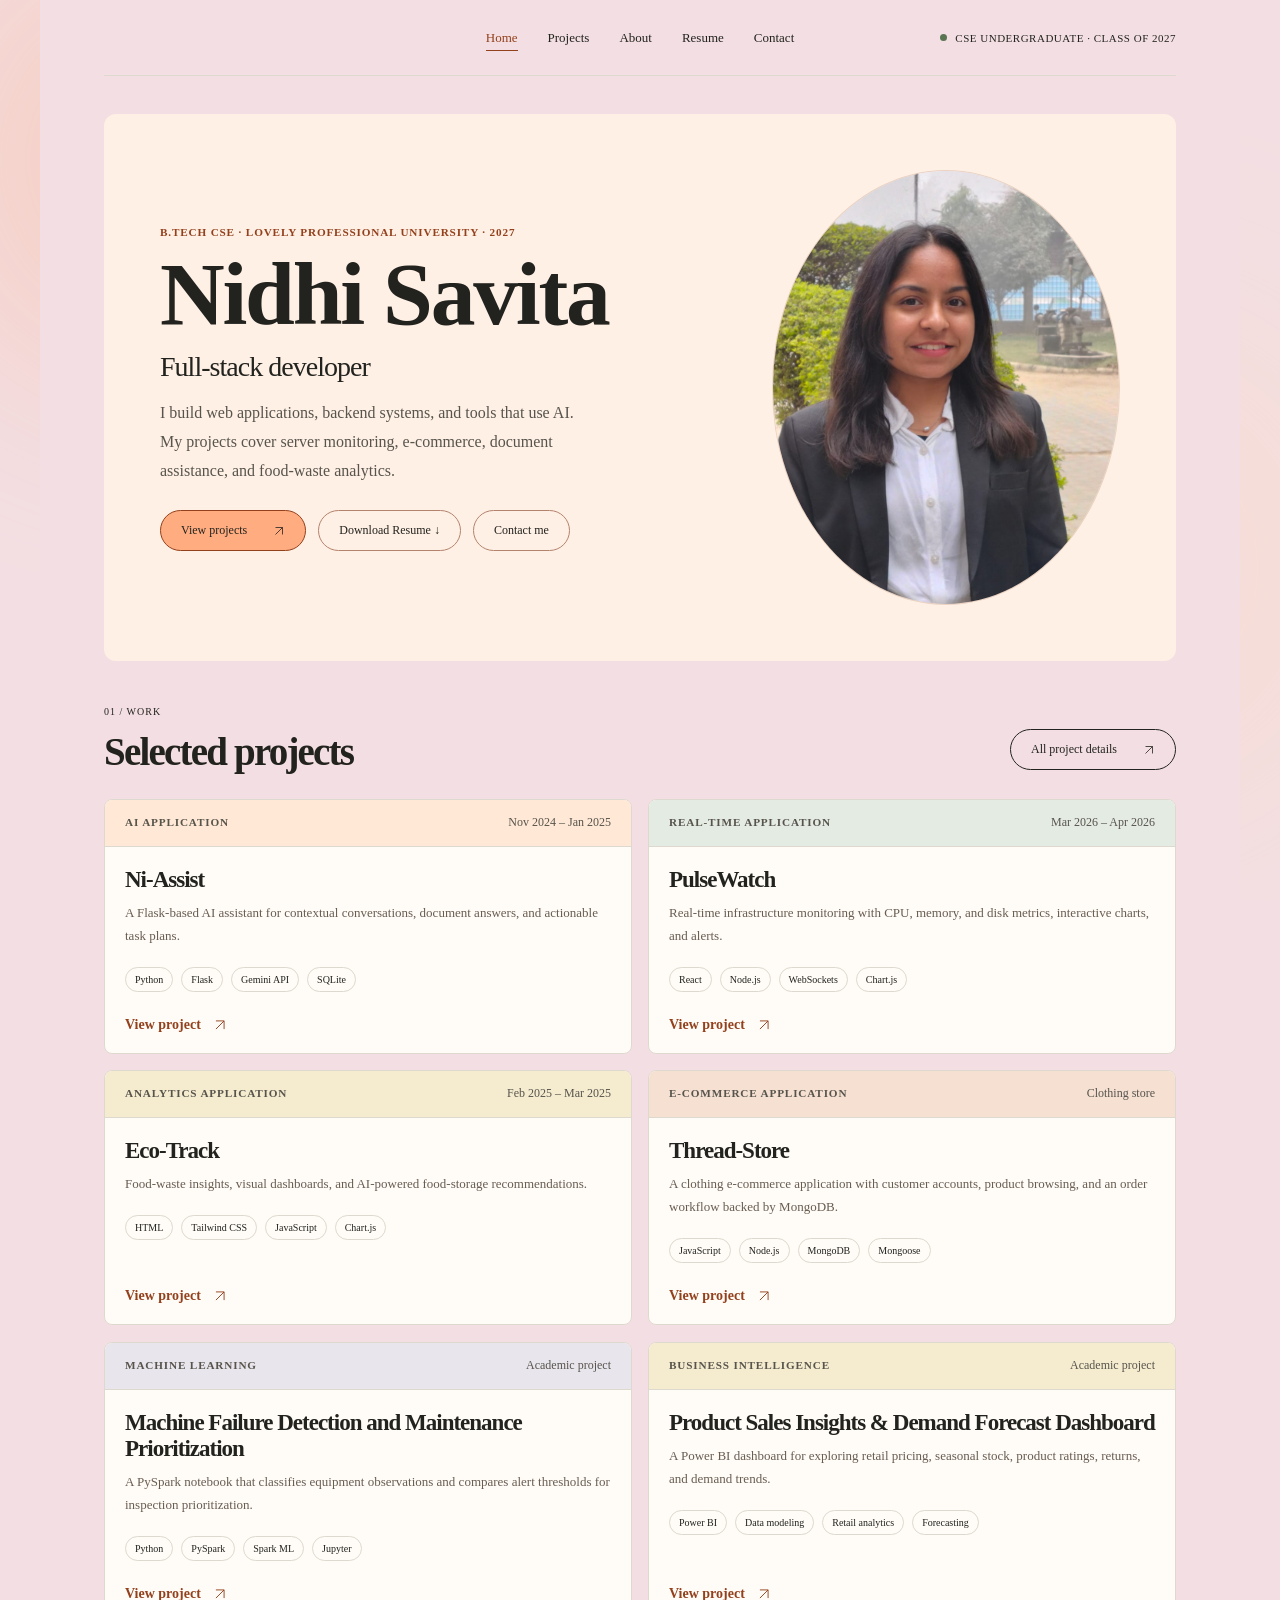
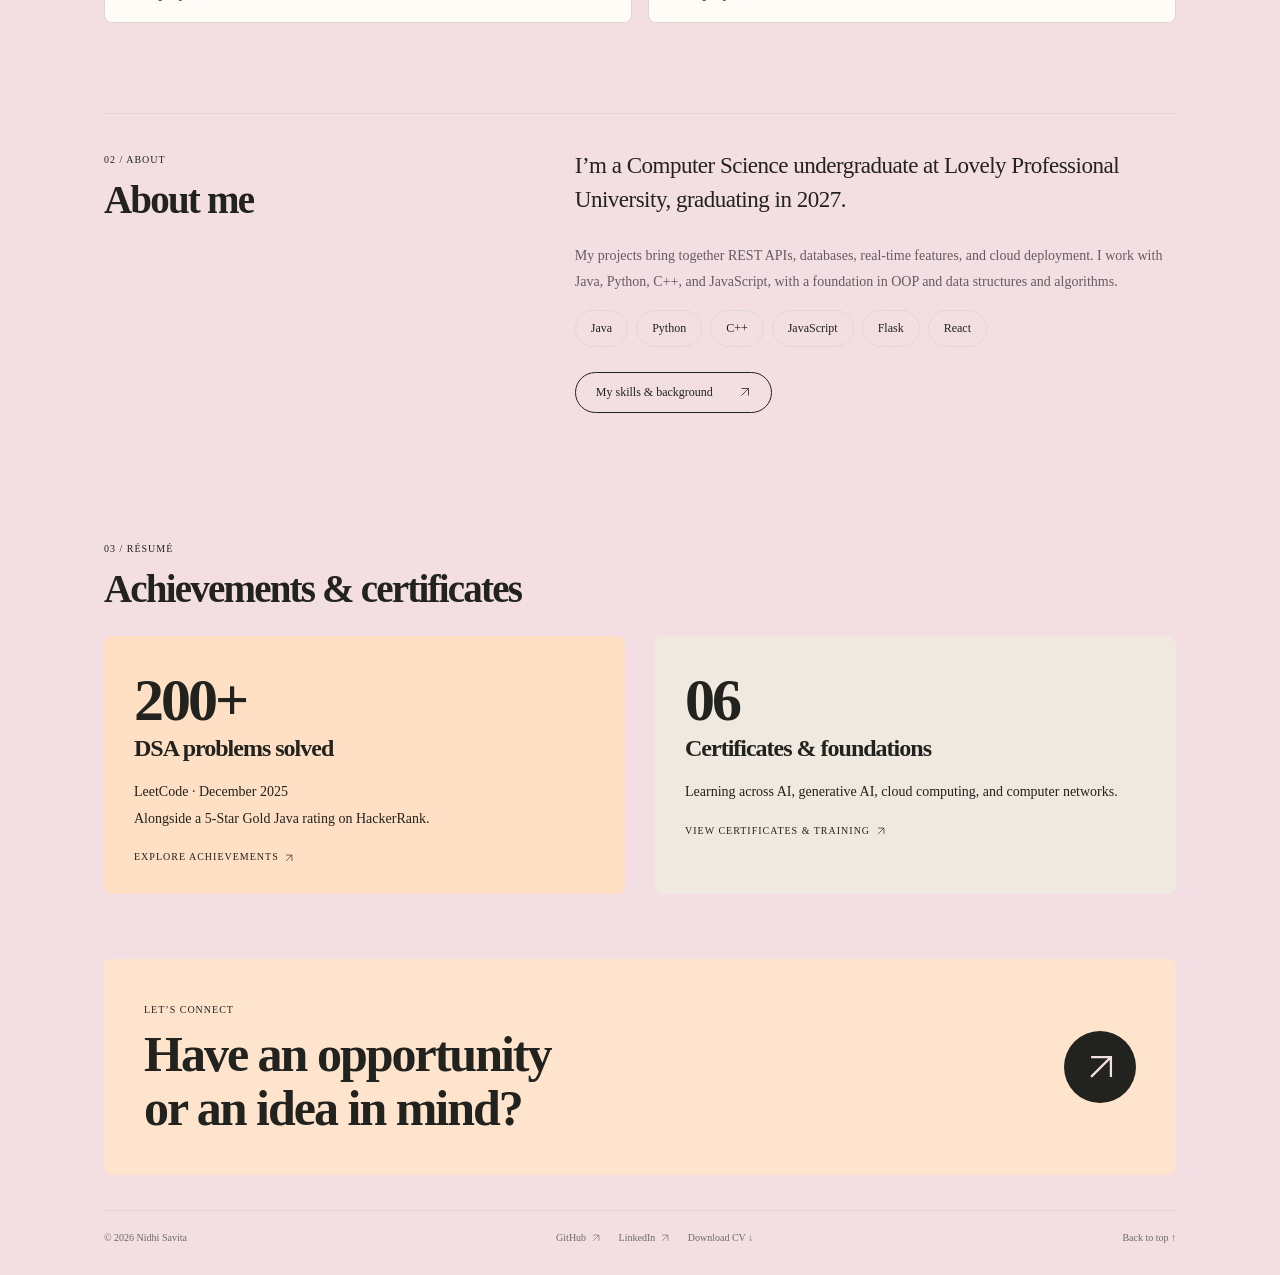
<file: index.html>
<!doctype html>
<html lang="en">

<head>
  <meta charset="utf-8">
  <meta name="viewport" content="width=device-width,initial-scale=1">
  <title>Portfolio | Nidhi Savita</title>
  <meta name="description"
    content="Nidhi Savita — Computer Science undergraduate building web applications, backend systems, and AI-powered workflows.">
  <link rel="stylesheet" href="style.css">
</head>

<body>
  <main class="shell" id="home">
    <header>
      <nav aria-label="Main navigation"><a href="index.html" aria-current="page">Home</a><a
          href="projects.html">Projects</a><a href="about.html">About</a><a href="resume.html">Resume</a><a
          href="contact.html">Contact</a></nav>
      <div class="status"><span class="dot"></span> CSE UNDERGRADUATE · CLASS OF 2027</div>
    </header>
    <section class="intro" aria-labelledby="intro-title">
      <div class="intro-copy">
        <p class="eyebrow">B.Tech CSE · Lovely Professional University · 2027</p>
        <h1 id="intro-title">Nidhi Savita</h1>
        <p class="intro-role">Full-stack developer</p>
        <p class="lede">I build web applications, backend systems, and tools that use AI. My projects cover server
          monitoring, e-commerce, document assistance, and food-waste analytics.</p>
        <div class="page-actions">
          <a class="pill" href="projects.html">View projects <span class="direction" aria-hidden="true">↗</span></a>
          <a class="pill" href="resume.pdf" download="Nidhi_Savita_Resume.pdf">Download Resume ↓</a>
          <a class="pill" href="contact.html">Contact me</a>
        </div>
      </div>
      <figure class="intro-portrait">
        <img src="assets/nidhi-savita.jpeg" width="900" height="1600" alt="Nidhi Savita wearing a black blazer outdoors"
          fetchpriority="high">
      </figure>
    </section>
    <section class="section">
      <div class="section-head">
        <div><span class="tiny">01 / WORK</span>
          <h2>Selected projects</h2>
        </div><a class="pill" href="projects.html">All project details ↗</a>
      </div>
      <div class="project-grid">
        <article class="work-card" data-category="ai">
          <div class="work-meta ai"><span class="eyebrow">AI APPLICATION</span><span>Nov 2024 – Jan 2025</span></div>
          <div class="work-body">
            <h3>Ni-Assist</h3>
            <p>A Flask-based AI assistant for contextual conversations, document answers, and actionable task plans.</p>
            <div class="skills"><span>Python</span><span>Flask</span><span>Gemini API</span><span>SQLite</span></div><a
              class="project-link" href="projects.html#ni-assist">View project <span class="direction"
                aria-hidden="true">↗</span></a>
          </div>
        </article>
        <article class="work-card" data-category="infra">
          <div class="work-meta infra"><span class="eyebrow">REAL-TIME APPLICATION</span><span>Mar 2026 – Apr
              2026</span></div>
          <div class="work-body">
            <h3>PulseWatch</h3>
            <p>Real-time infrastructure monitoring with CPU, memory, and disk metrics, interactive charts, and alerts.
            </p>
            <div class="skills"><span>React</span><span>Node.js</span><span>WebSockets</span><span>Chart.js</span></div>
            <a class="project-link" href="projects.html#pulsewatch">View project <span class="direction"
                aria-hidden="true">↗</span></a>
          </div>
        </article>
        <article class="work-card" data-category="eco">
          <div class="work-meta eco"><span class="eyebrow">ANALYTICS APPLICATION</span><span>Feb 2025 – Mar 2025</span>
          </div>
          <div class="work-body">
            <h3>Eco-Track</h3>
            <p>Food-waste insights, visual dashboards, and AI-powered food-storage recommendations.</p>
            <div class="skills"><span>HTML</span><span>Tailwind CSS</span><span>JavaScript</span><span>Chart.js</span>
            </div><a class="project-link" href="projects.html#eco-track">View project <span class="direction"
                aria-hidden="true">↗</span></a>
          </div>
        </article>
        <article class="work-card" data-category="commerce">
          <div class="work-meta commerce"><span class="eyebrow">E-COMMERCE APPLICATION</span><span>Clothing store</span>
          </div>
          <div class="work-body">
            <h3>Thread-Store</h3>
            <p>A clothing e-commerce application with customer accounts, product browsing, and an order workflow backed
              by MongoDB.</p>
            <div class="skills"><span>JavaScript</span><span>Node.js</span><span>MongoDB</span><span>Mongoose</span>
            </div><a class="project-link" href="projects.html#thread-store">View project <span class="direction"
                aria-hidden="true">↗</span></a>
          </div>
        </article>
        <article class="work-card" data-category="ml">
          <div class="work-meta ml"><span class="eyebrow">Machine learning</span><span>Academic project</span></div>
          <div class="work-body">
            <h3>Machine Failure Detection and Maintenance Prioritization</h3>
            <p>A PySpark notebook that classifies equipment observations and compares alert thresholds for inspection
              prioritization.</p>
            <div class="skills"><span>Python</span><span>PySpark</span><span>Spark ML</span><span>Jupyter</span></div>
            <a class="project-link" href="projects.html#machine-failure-detection"
              aria-label="View Machine Failure Detection and Maintenance Prioritization">View project <span
                class="direction" aria-hidden="true">↗</span></a>
          </div>
        </article>
        <article class="work-card" data-category="eco">
          <div class="work-meta eco"><span class="eyebrow">Business intelligence</span><span>Academic project</span>
          </div>
          <div class="work-body">
            <h3>Product Sales Insights &amp; Demand Forecast Dashboard</h3>
            <p>A Power BI dashboard for exploring retail pricing, seasonal stock, product ratings, returns, and demand
              trends.</p>
            <div class="skills"><span>Power BI</span><span>Data modeling</span><span>Retail
                analytics</span><span>Forecasting</span></div>
            <a class="project-link" href="projects.html#product-sales-dashboard"
              aria-label="View Product Sales Insights &amp; Demand Forecast Dashboard">View project <span
                class="direction" aria-hidden="true">↗</span></a>
          </div>
        </article>
      </div>
    </section>
    <section class="section">
      <div class="about-grid">
        <div><span class="tiny">02 / ABOUT</span>
          <h2>About me</h2>
        </div>
        <div>
          <p class="about-copy">I’m a Computer Science undergraduate at Lovely Professional University, graduating in
            2027.</p>
          <p style="font-size:14px;line-height:1.9;color:#655b60">My projects bring together REST APIs, databases,
            real-time features, and cloud deployment. I work with Java, Python, C++, and JavaScript, with a foundation
            in OOP and data structures and algorithms.</p>
          <div class="skills">
            <span>Java</span><span>Python</span><span>C++</span><span>JavaScript</span><span>Flask</span><span>React</span>
          </div><a class="pill" href="about.html" style="margin-top:25px">My skills & background ↗</a>
        </div>
      </div>
    </section>
    <section class="section">
      <div class="section-head">
        <div><span class="tiny">03 / RÉSUMÉ</span>
          <h2>Achievements & certificates</h2>
        </div>
      </div>
      <div class="two-col"><a href="resume.html#achievements" class="info-panel magenta">
          <div class="big-num">200+</div>
          <h3>DSA problems solved</h3>
          <p>LeetCode · December 2025<br>Alongside a 5-Star Gold Java rating on HackerRank.</p><span
            class="tiny">EXPLORE ACHIEVEMENTS ↗</span>
        </a><a href="resume.html#certificates" class="info-panel">
          <div class="big-num">06</div>
          <h3>Certificates & foundations</h3>
          <p>Learning across AI, generative AI, cloud computing, and computer networks.</p><span class="tiny">VIEW
            CERTIFICATES & TRAINING ↗</span>
        </a></div>
    </section>
    <section class="contact">
      <div><span class="tiny">LET’S CONNECT</span>
        <h2>Have an opportunity<br>or an idea in mind?</h2>
      </div><a class="round" href="contact.html" aria-label="Contact Nidhi">↗</a>
    </section>
    <footer class="footer"><span>© 2026 Nidhi Savita</span>
      <div class="footer-links"><a href="https://github.com/nidhyyy" target="_blank" rel="noopener">GitHub ↗</a><a
          href="https://www.linkedin.com/in/nidhi-savita17/" target="_blank" rel="noopener">LinkedIn ↗</a><a
          href="resume.pdf" download="Nidhi_Savita_Resume.pdf">Download CV ↓</a></div><a href="#home">Back to top ↑</a>
    </footer>
  </main>
  <script src="app.js"></script>
</body>

</html>
</file>
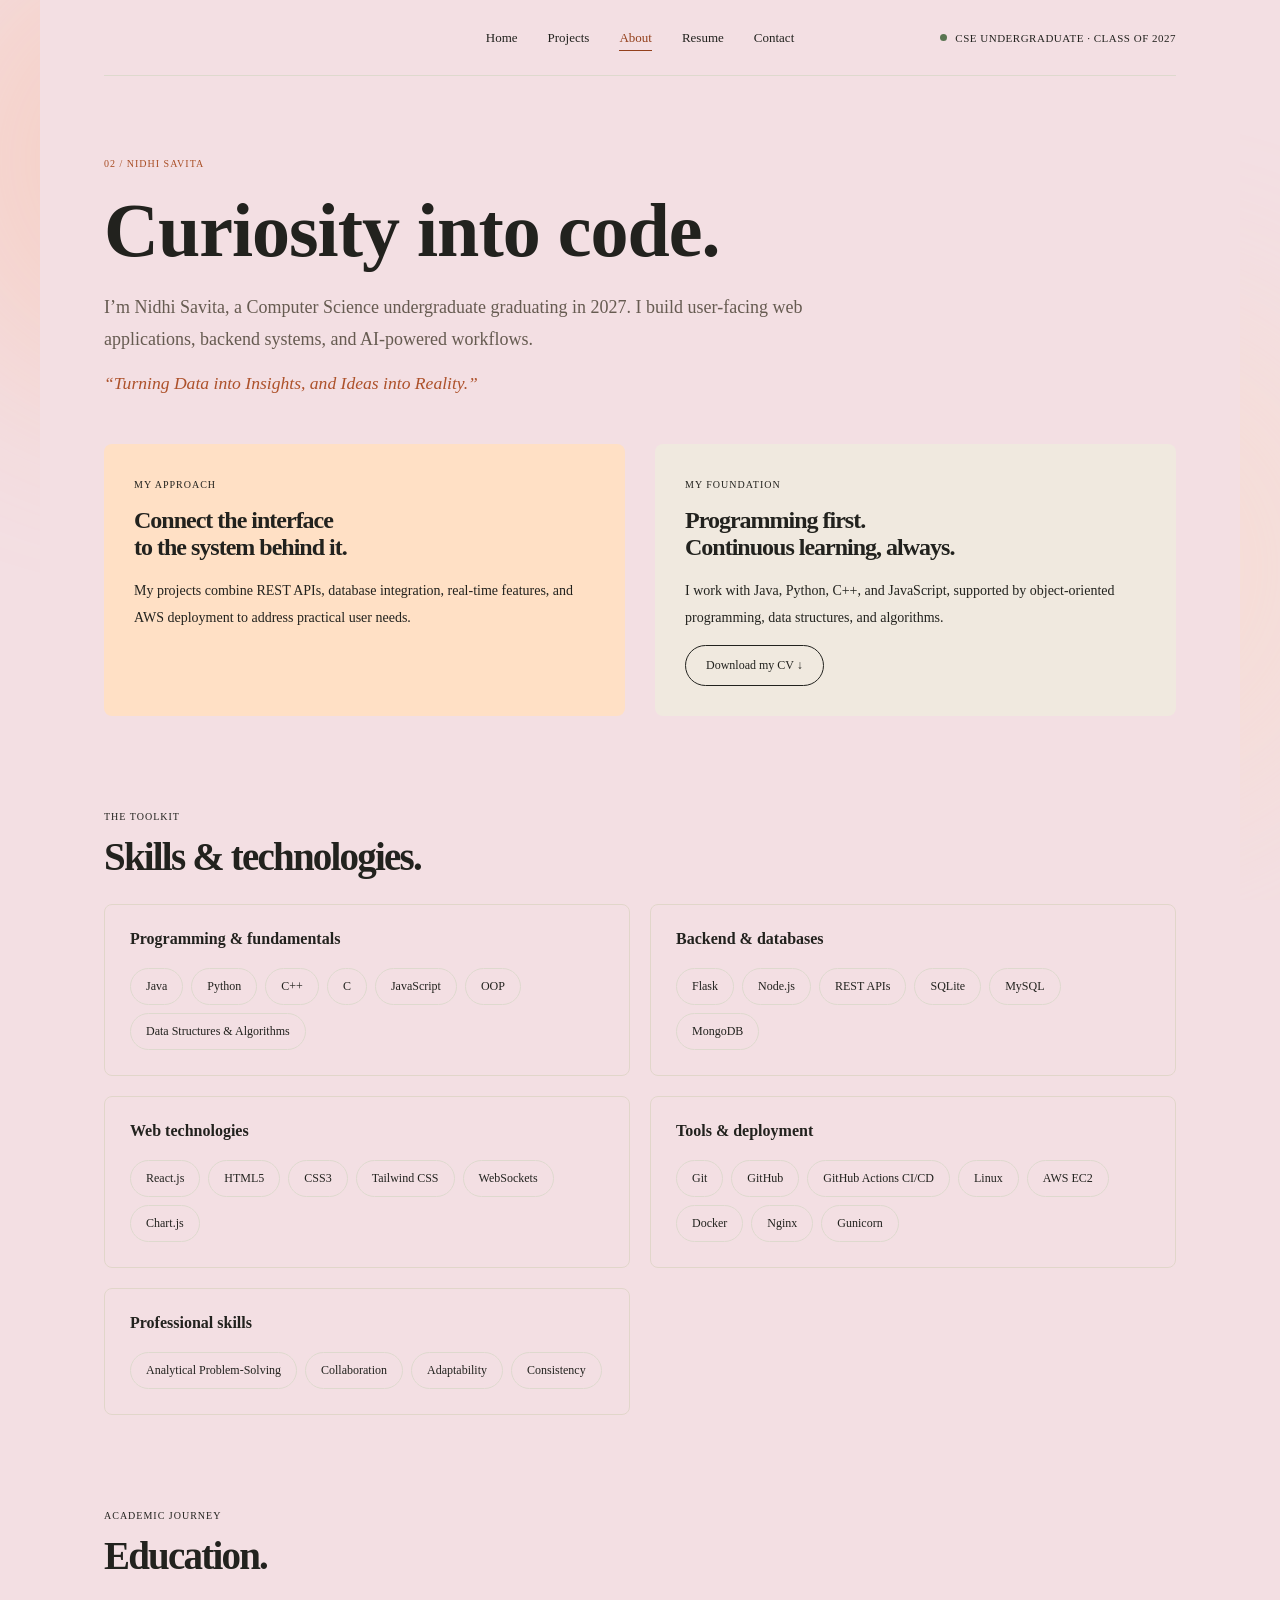
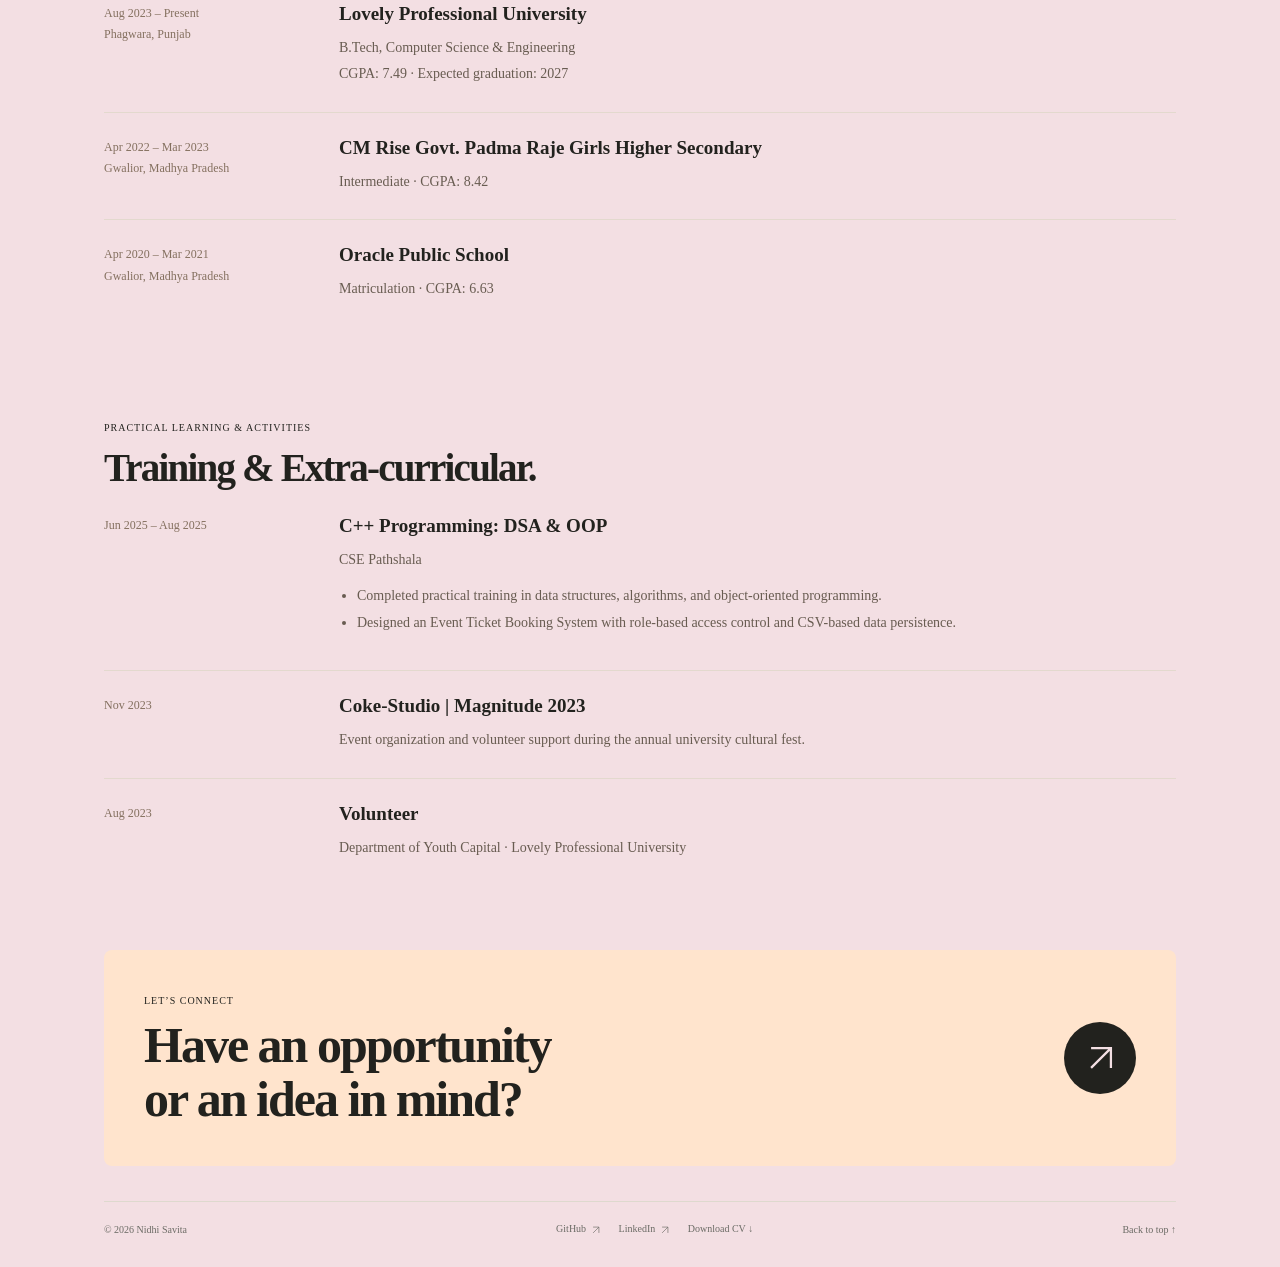
<file: about.html>
<!doctype html>
<html lang="en">

<head>
    <meta charset="utf-8">
    <meta name="viewport" content="width=device-width,initial-scale=1">
    <title>About | Nidhi Savita</title>
    <meta name="description"
        content="Nidhi Savita — Computer Science undergraduate building web applications, backend systems, and AI-powered workflows.">
    <link rel="stylesheet" href="style.css">
</head>

<body>
    <main class="shell" id="home">
        <header>
            <nav aria-label="Main navigation"><a href="index.html">Home</a><a href="projects.html">Projects</a><a
                    href="about.html" aria-current="page">About</a><a href="resume.html">Resume</a><a
                    href="contact.html">Contact</a></nav>
            <div class="status"><span class="dot"></span> CSE UNDERGRADUATE · CLASS OF 2027</div>
        </header>
        <section class="page-intro"><span class="tiny">02 / NIDHI SAVITA</span>
            <h1 class="page-title">Curiosity into code.</h1>
            <p class="lede">I’m Nidhi Savita, a Computer Science undergraduate graduating in 2027. I build user-facing
                web applications, backend systems, and AI-powered workflows.</p>
            <p style="font-style: italic; color: #ad512a; margin-top: 12px; font-size: 1.1rem;">“Turning Data into Insights, and Ideas into Reality.”</p>
        </section>
        <div class="two-col">
            <div class="info-panel magenta"><span class="tiny">MY APPROACH</span>
                <h3 style="margin-top:15px">Connect the interface<br>to the system behind it.</h3>
                <p>My projects combine REST APIs, database integration, real-time features, and AWS deployment to
                    address practical user needs.</p>
            </div>
            <div class="info-panel"><span class="tiny">MY FOUNDATION</span>
                <h3 style="margin-top:15px">Programming first.<br>Continuous learning, always.</h3>
                <p>I work with Java, Python, C++, and JavaScript, supported by object-oriented programming, data
                    structures, and algorithms.</p><a class="pill" href="resume.pdf"
                    download="Nidhi_Savita_Resume.pdf">Download my CV ↓</a>
            </div>
        </div>
        <section class="section">
            <div class="section-head">
                <div><span class="tiny">THE TOOLKIT</span>
                    <h2>Skills & technologies.</h2>
                </div>
            </div>
            <div class="skill-groups">
                <div class="skill-group">
                    <h3>Programming & fundamentals</h3>
                    <div class="skills">
                        <span>Java</span><span>Python</span><span>C++</span><span>C</span><span>JavaScript</span><span>OOP</span><span>Data
                            Structures & Algorithms</span>
                    </div>
                </div>
                <div class="skill-group">
                    <h3>Backend & databases</h3>
                    <div class="skills"><span>Flask</span><span>Node.js</span><span>REST
                            APIs</span><span>SQLite</span><span>MySQL</span><span>MongoDB</span></div>
                </div>
                <div class="skill-group">
                    <h3>Web technologies</h3>
                    <div class="skills"><span>React.js</span><span>HTML5</span><span>CSS3</span><span>Tailwind
                            CSS</span><span>WebSockets</span><span>Chart.js</span></div>
                </div>
                <div class="skill-group">
                    <h3>Tools & deployment</h3>
                    <div class="skills"><span>Git</span><span>GitHub</span><span>GitHub Actions
                            CI/CD</span><span>Linux</span><span>AWS
                            EC2</span><span>Docker</span><span>Nginx</span><span>Gunicorn</span></div>
                </div>
                <div class="skill-group">
                    <h3>Professional skills</h3>
                    <div class="skills"><span>Analytical
                            Problem-Solving</span><span>Collaboration</span><span>Adaptability</span><span>Consistency</span>
                    </div>
                </div>
            </div>
        </section>
        <section class="section" id="education">
            <div class="section-head">
                <div><span class="tiny">ACADEMIC JOURNEY</span>
                    <h2>Education.</h2>
                </div>
            </div>
            <div class="rows">
                <article class="row">
                    <div class="date">Aug 2023 – Present<br>Phagwara, Punjab</div>
                    <div>
                        <h3>Lovely Professional University</h3>
                        <p>B.Tech, Computer Science & Engineering<br>CGPA: 7.49 · Expected graduation: 2027</p>
                    </div>
                </article>
                <article class="row">
                    <div class="date">Apr 2022 – Mar 2023<br>Gwalior, Madhya Pradesh</div>
                    <div>
                        <h3>CM Rise Govt. Padma Raje Girls Higher Secondary</h3>
                        <p>Intermediate · CGPA: 8.42</p>
                    </div>
                </article>
                <article class="row">
                    <div class="date">Apr 2020 – Mar 2021<br>Gwalior, Madhya Pradesh</div>
                    <div>
                        <h3>Oracle Public School</h3>
                        <p>Matriculation · CGPA: 6.63</p>
                    </div>
                </article>
            </div>
        </section>
        <section class="section" id="training">
            <div class="section-head">
                <div><span class="tiny">PRACTICAL LEARNING & ACTIVITIES</span>
                    <h2>Training & Extra-curricular.</h2>
                </div>
            </div>
            <div class="rows">
                <article class="row">
                    <div class="date">Jun 2025 – Aug 2025</div>
                    <div>
                        <h3>C++ Programming: DSA & OOP</h3>
                        <p>CSE Pathshala</p>
                        <ul>
                            <li>Completed practical training in data structures, algorithms, and object-oriented programming.</li>
                            <li>Designed an Event Ticket Booking System with role-based access control and CSV-based data persistence.</li>
                        </ul>
                    </div>
                </article>
                <article class="row">
                    <div class="date">Nov 2023</div>
                    <div>
                        <h3>Coke-Studio | Magnitude 2023</h3>
                        <p>Event organization and volunteer support during the annual university cultural fest.</p>
                    </div>
                </article>
                <article class="row">
                    <div class="date">Aug 2023</div>
                    <div>
                        <h3>Volunteer</h3>
                        <p>Department of Youth Capital · Lovely Professional University</p>
                    </div>
                </article>
            </div>
        </section>
        <section class="contact">
            <div><span class="tiny">LET’S CONNECT</span>
                <h2>Have an opportunity<br>or an idea in mind?</h2>
            </div><a class="round" href="contact.html" aria-label="Contact Nidhi">↗</a>
        </section>
        <footer class="footer"><span>© 2026 Nidhi Savita</span>
            <div class="footer-links"><a href="https://github.com/nidhyyy" target="_blank" rel="noopener">GitHub ↗</a><a
                    href="https://www.linkedin.com/in/nidhi-savita17/" target="_blank" rel="noopener">LinkedIn ↗</a><a
                    href="resume.pdf" download="Nidhi_Savita_Resume.pdf">Download CV ↓</a></div><a href="#home">Back to
                top ↑</a>
        </footer>
    </main>
    <script src="app.js"></script>
</body>

</html>
</file>
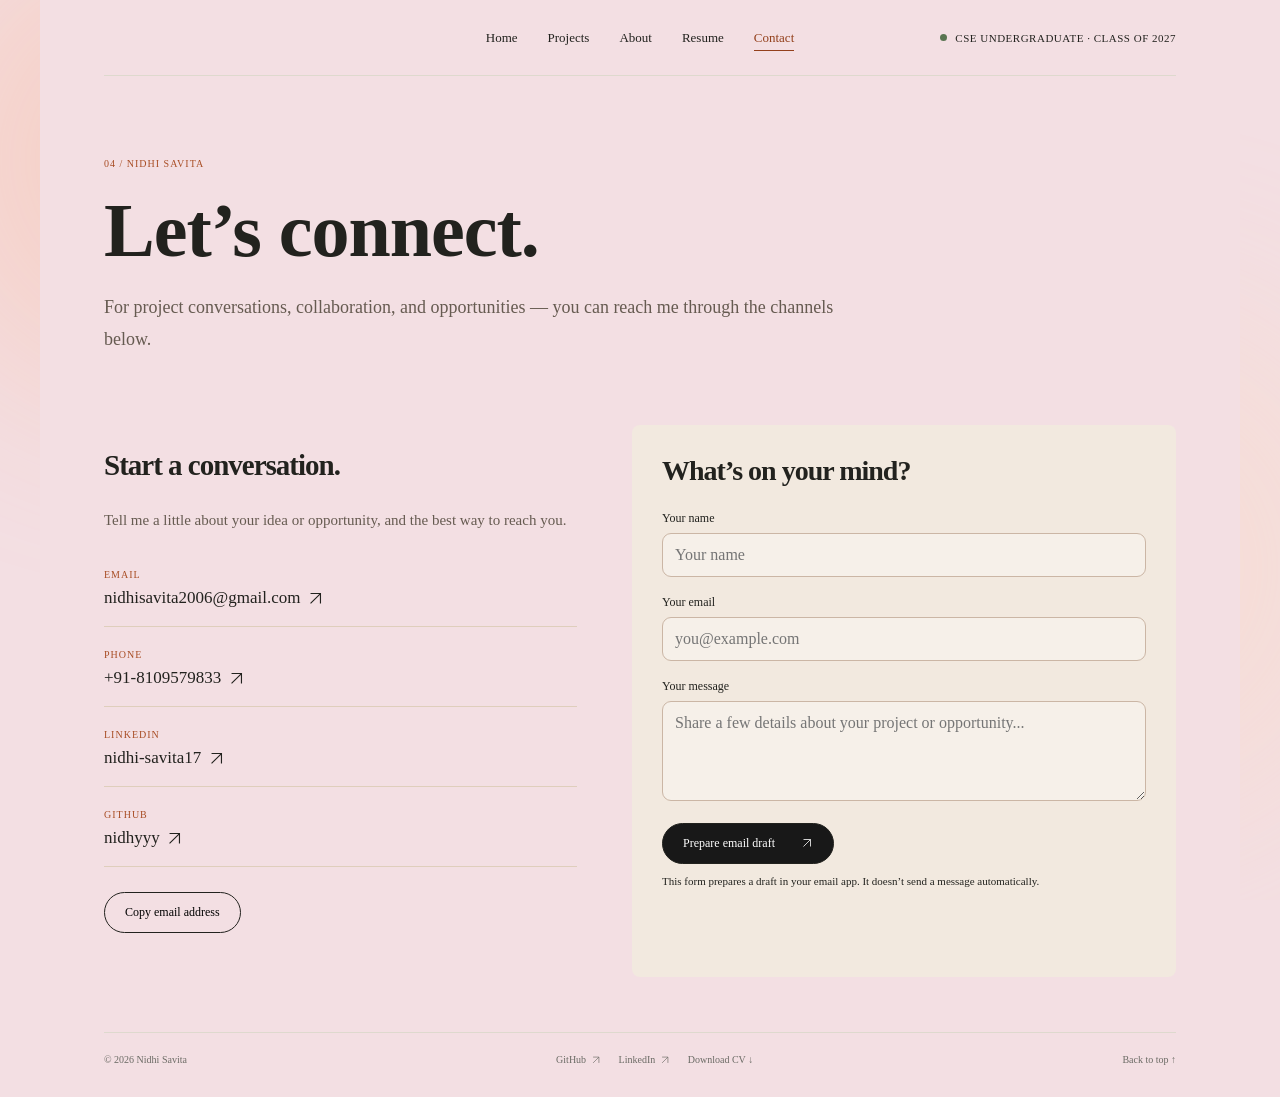
<file: contact.html>
<!doctype html>
<html lang="en">

<head>
    <meta charset="utf-8">
    <meta name="viewport" content="width=device-width,initial-scale=1">
    <title>Contact | Nidhi Savita</title>
    <meta name="description"
        content="Nidhi Savita — Computer Science undergraduate building web applications, backend systems, and AI-powered workflows.">
    <link rel="stylesheet" href="style.css">
</head>

<body>
    <main class="shell" id="home">
        <header>
            <nav aria-label="Main navigation"><a href="index.html">Home</a><a href="projects.html">Projects</a><a
                    href="about.html">About</a><a href="resume.html">Resume</a><a href="contact.html"
                    aria-current="page">Contact</a></nav>
            <div class="status"><span class="dot"></span> CSE UNDERGRADUATE · CLASS OF 2027</div>
        </header>
        <section class="page-intro"><span class="tiny">04 / NIDHI SAVITA</span>
            <h1 class="page-title">Let’s connect.</h1>
            <p class="lede">For project conversations, collaboration, and opportunities — you can reach me through the
                channels below.</p>
        </section>
        <div class="contact-layout">
            <section>
                <h2 style="font-size:29px;letter-spacing:-1px">Start a conversation.</h2>
                <p class="lede" style="font-size:15px">Tell me a little about your idea or opportunity, and the best way
                    to reach you.</p>
                <div class="contact-links"><a
                        href="mailto:nidhisavita2006@gmail.com"><small>EMAIL</small>nidhisavita2006@gmail.com ↗</a><a
                        href="tel:+918109579833"><small>PHONE</small>+91-8109579833 ↗</a><a
                        href="https://www.linkedin.com/in/nidhi-savita17/" target="_blank"
                        rel="noopener"><small>LINKEDIN</small>nidhi-savita17 ↗</a><a href="https://github.com/nidhyyy"
                        target="_blank" rel="noopener"><small>GITHUB</small>nidhyyy ↗</a></div><button id="copy-email"
                    class="pill" style="margin-top:25px">Copy email address</button>
                <p class="copy-message" id="copy-status" aria-live="polite"></p>
            </section>
            <section class="contact-form-panel">
                <h2>What’s on your mind?</h2>
                <form id="contact-form"><label for="name">Your name</label><input id="name" name="name"
                        autocomplete="name" required maxlength="100" placeholder="Your name"><label for="email">Your
                        email</label><input id="email" name="email" type="email" autocomplete="email" required
                        placeholder="you@example.com"><label for="message">Your message</label><textarea id="message"
                        name="message" required minlength="10" maxlength="3000"
                        placeholder="Share a few details about your project or opportunity..."></textarea><button
                        class="pill send" type="submit">Prepare email draft ↗</button>
                    <p class="form-note">This form prepares a draft in your email app. It doesn’t send a message
                        automatically.</p>
                    <div id="draft-result" hidden>
                        <p class="draft-success" role="status">Your draft is ready. Open your email app to review and
                            send it.</p><label for="draft">Email draft</label><textarea id="draft" readonly></textarea>
                        <div class="page-actions"><a id="email-link" class="pill">Open email app ↗</a><button
                                type="button" class="pill" id="copy-draft">Copy draft</button></div>
                        <p id="draft-copy-status" aria-live="polite" class="copy-message"></p>
                    </div>
                </form>
            </section>
        </div>
        <footer class="footer"><span>© 2026 Nidhi Savita</span>
            <div class="footer-links"><a href="https://github.com/nidhyyy" target="_blank" rel="noopener">GitHub ↗</a><a
                    href="https://www.linkedin.com/in/nidhi-savita17/" target="_blank" rel="noopener">LinkedIn ↗</a><a
                    href="resume.pdf" download="Nidhi_Savita_Resume.pdf">Download CV ↓</a></div><a href="#home">Back to
                top ↑</a>
        </footer>
    </main>
    <script src="app.js"></script>
</body>

</html>
</file>
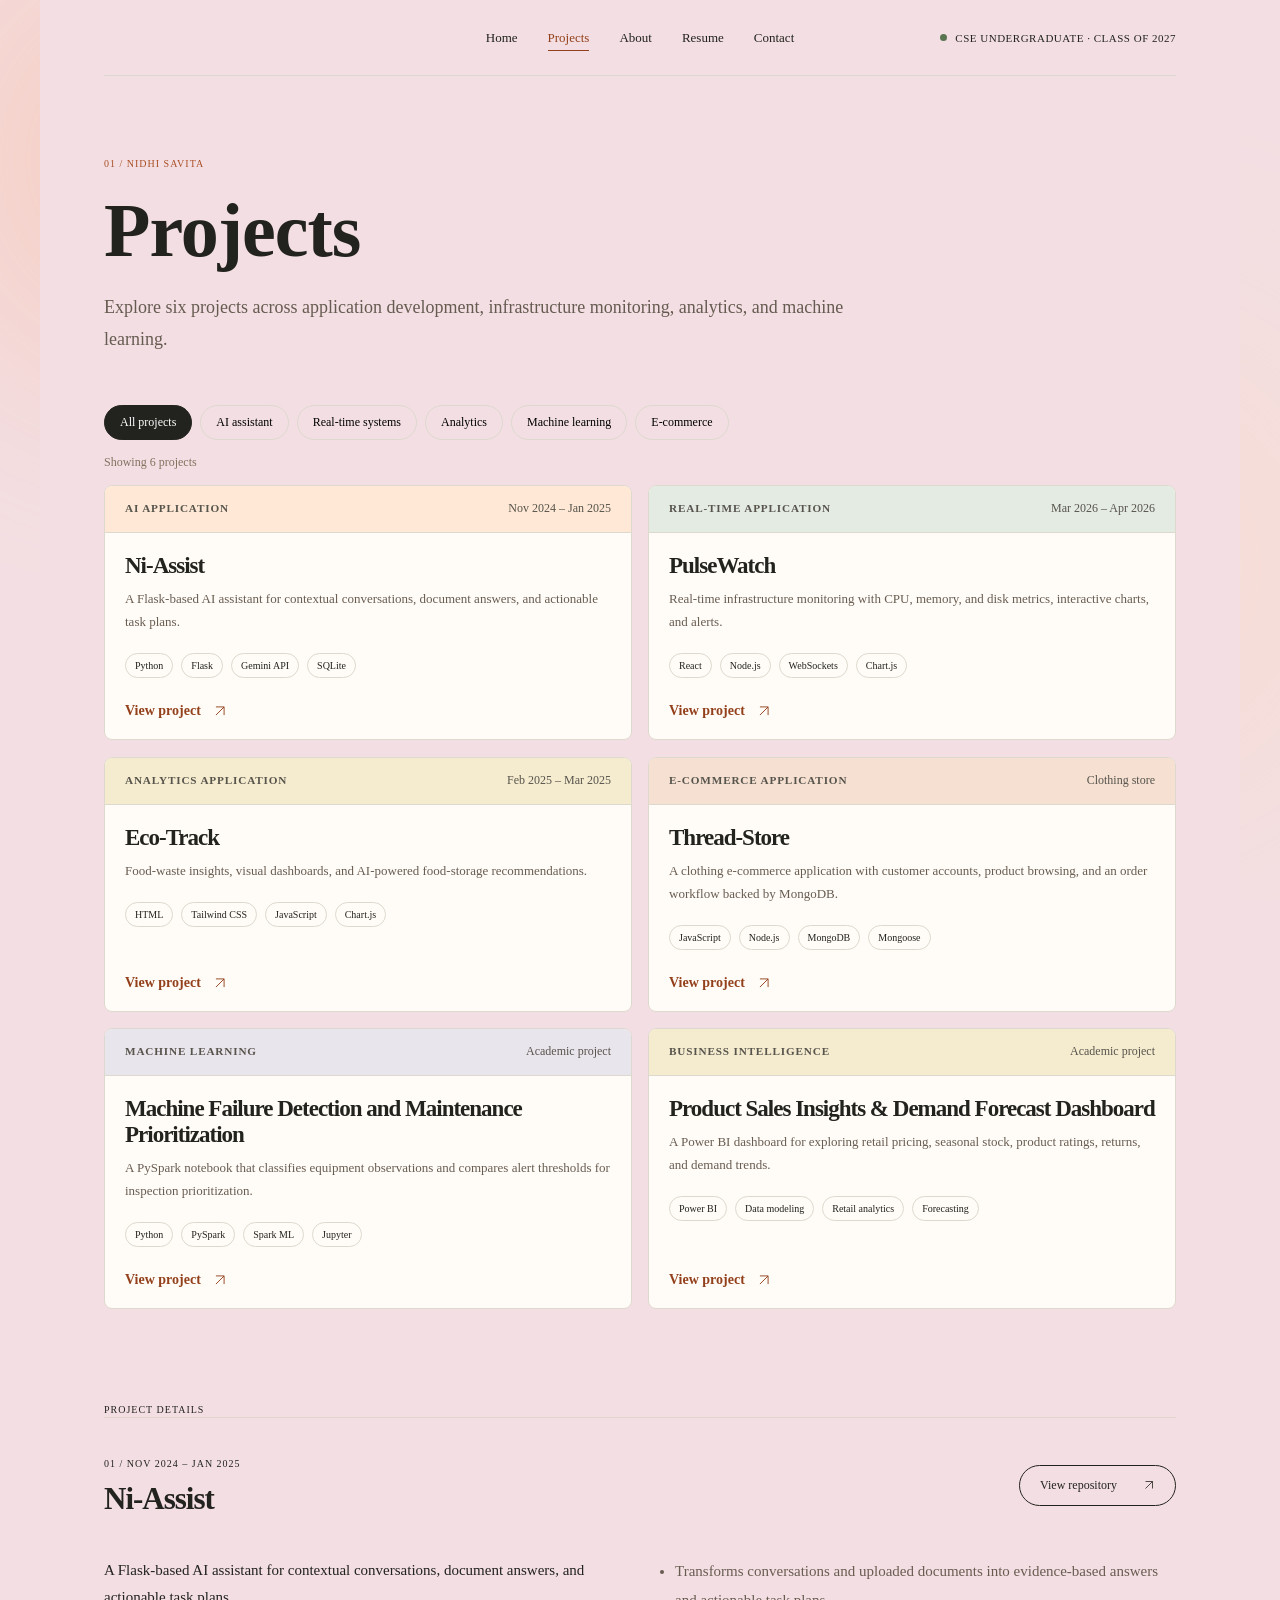
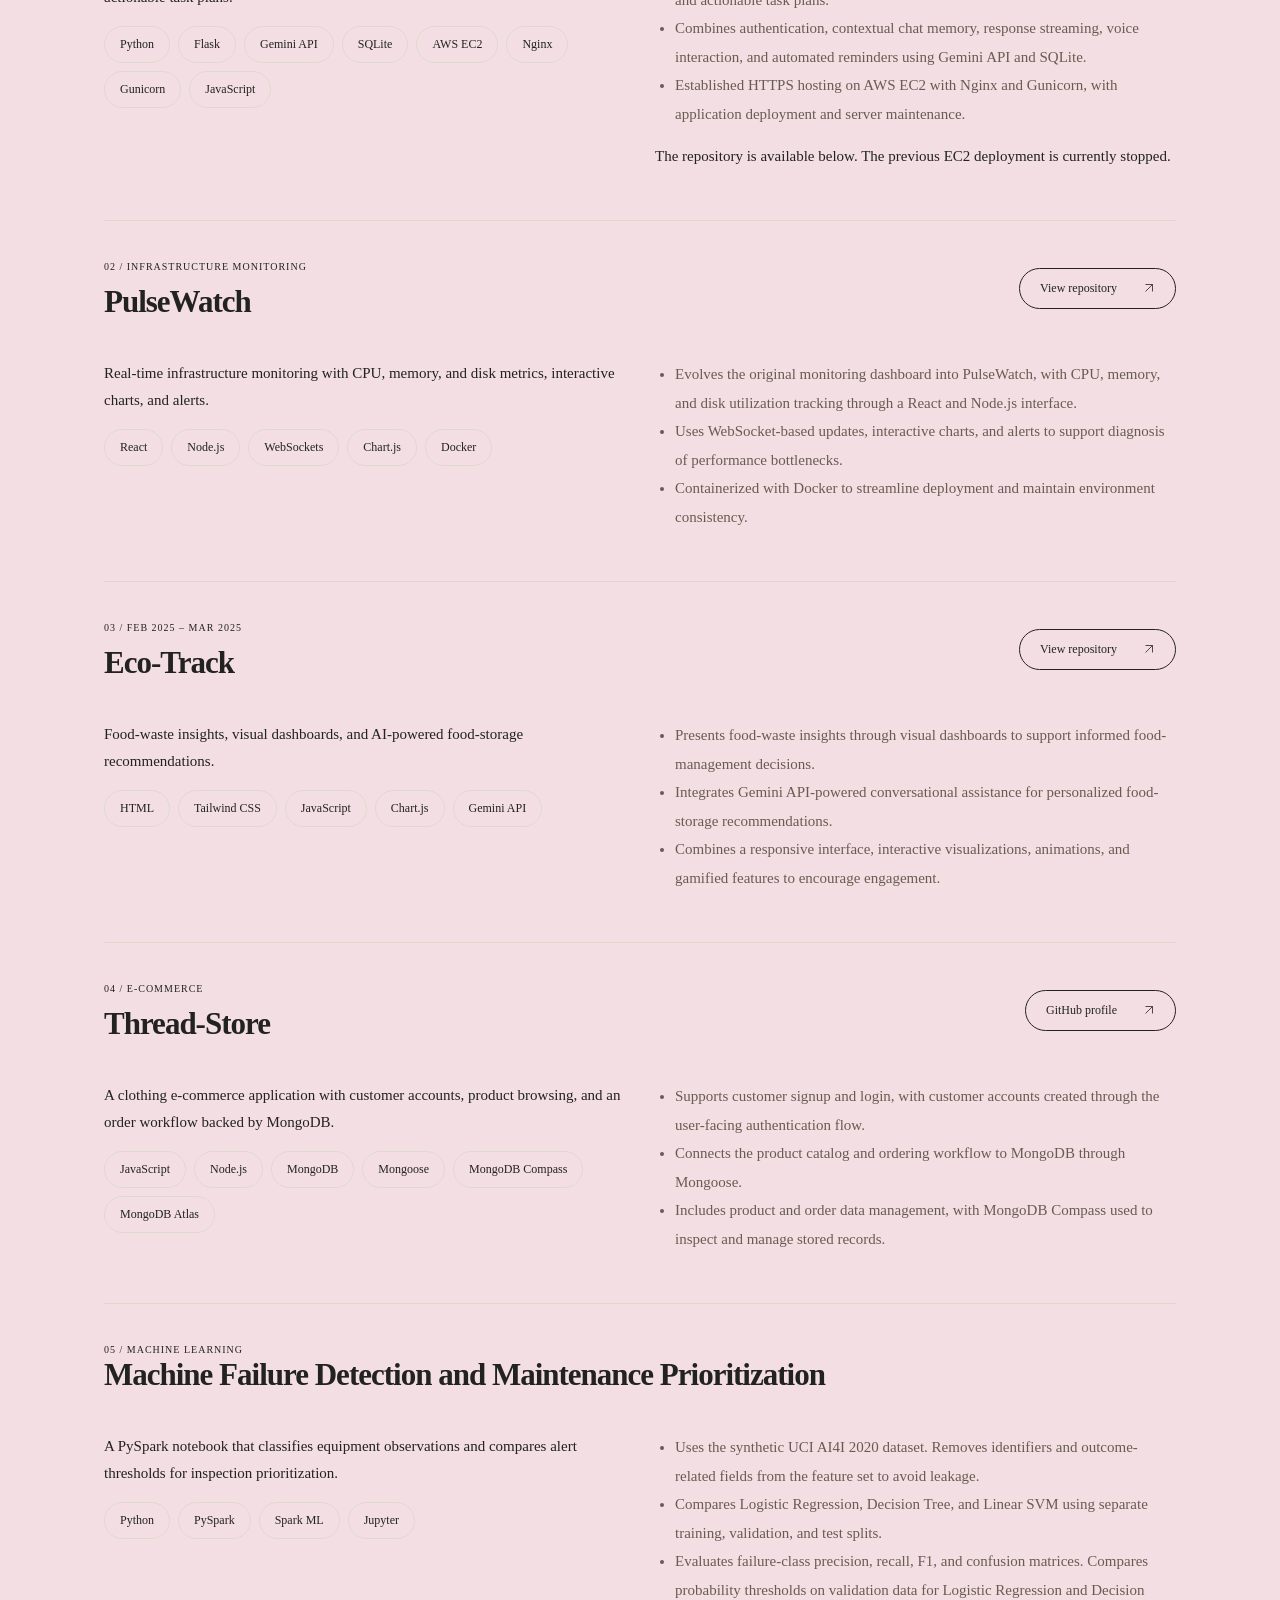
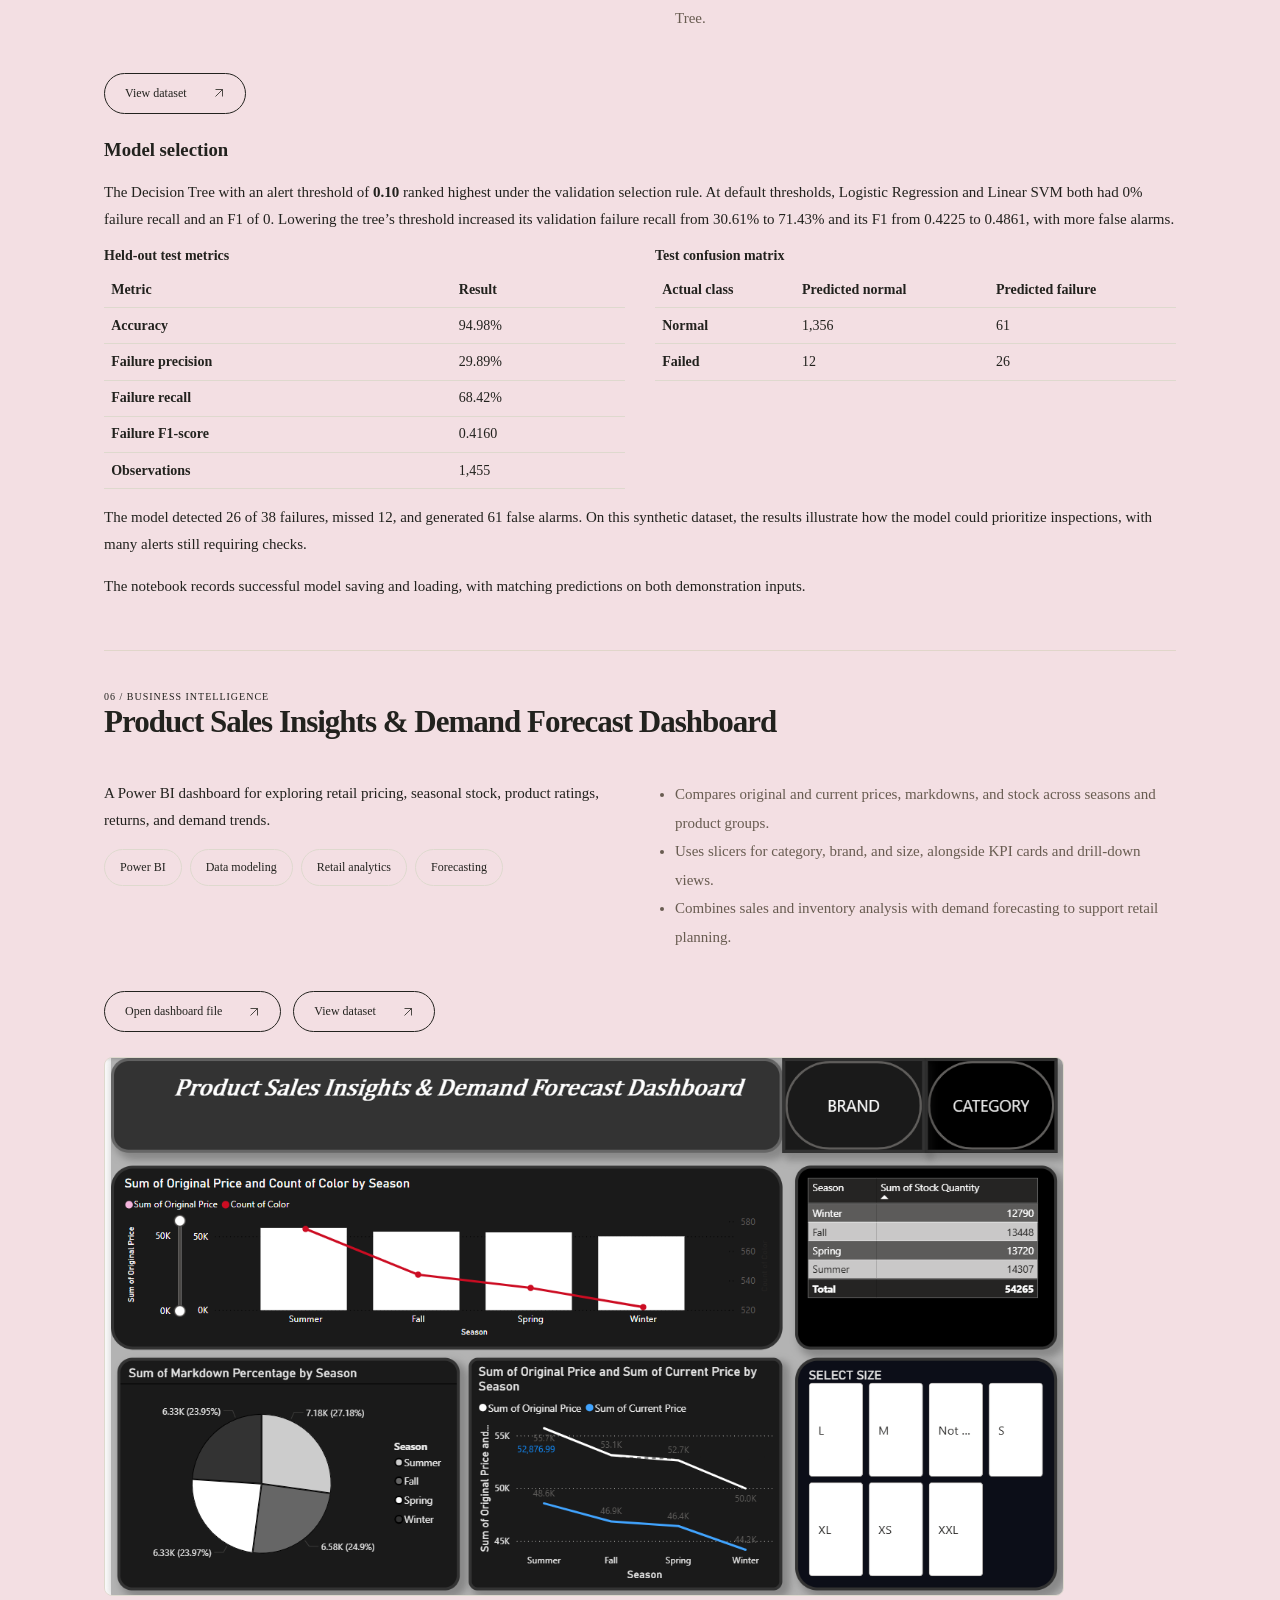
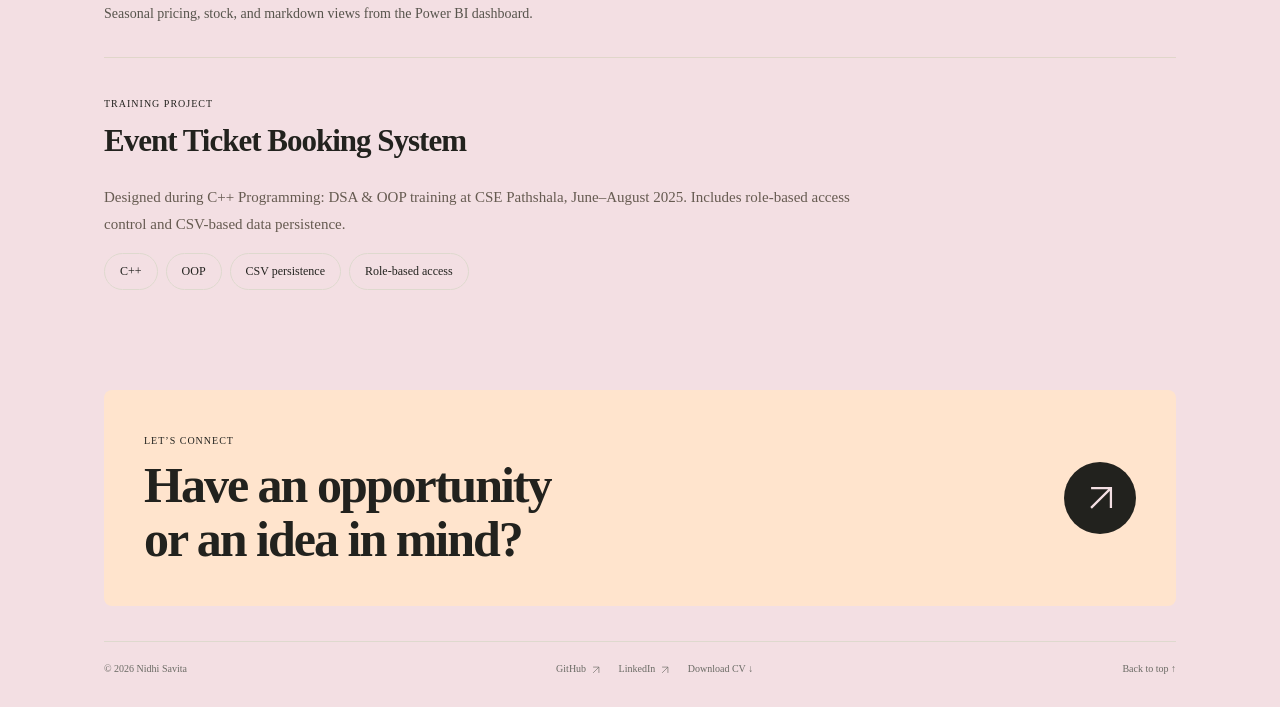
<file: projects.html>
<!doctype html>
<html lang="en">

<head>
  <meta charset="utf-8">
  <meta name="viewport" content="width=device-width,initial-scale=1">
  <title>Projects | Nidhi Savita</title>
  <meta name="description"
    content="Nidhi Savita — Computer Science undergraduate building web applications, backend systems, and AI-powered workflows.">
  <link rel="stylesheet" href="style.css">
</head>

<body>
  <main class="shell" id="home">
    <header>
      <nav aria-label="Main navigation"><a href="index.html">Home</a><a href="projects.html"
          aria-current="page">Projects</a><a href="about.html">About</a><a href="resume.html">Resume</a><a
          href="contact.html">Contact</a></nav>
      <div class="status"><span class="dot"></span> CSE UNDERGRADUATE · CLASS OF 2027</div>
    </header>
    <section class="page-intro"><span class="tiny">01 / NIDHI SAVITA</span>
      <h1 class="page-title">Projects</h1>
      <p class="lede">Explore six projects across application development, infrastructure monitoring, analytics, and
        machine learning.</p>
    </section>
    <div class="filters" role="group" aria-label="Filter projects"><button class="filter active" data-filter="all"
        aria-pressed="true">All projects</button><button class="filter" data-filter="ai" aria-pressed="false">AI
        assistant</button><button class="filter" data-filter="infra" aria-pressed="false">Real-time
        systems</button><button class="filter" data-filter="eco" aria-pressed="false">Analytics</button><button
        class="filter" data-filter="ml" aria-pressed="false">Machine learning</button><button class="filter"
        data-filter="commerce" aria-pressed="false">E-commerce</button></div>
    <p class="project-count" aria-live="polite" id="project-count">Showing 6 projects</p>
    <div class="project-grid">
      <article class="work-card" data-category="ai">
        <div class="work-meta ai"><span class="eyebrow">AI APPLICATION</span><span>Nov 2024 – Jan 2025</span></div>
        <div class="work-body">
          <h3>Ni-Assist</h3>
          <p>A Flask-based AI assistant for contextual conversations, document answers, and actionable task plans.</p>
          <div class="skills"><span>Python</span><span>Flask</span><span>Gemini API</span><span>SQLite</span></div><a
            class="project-link" href="projects.html#ni-assist">View project <span class="direction"
              aria-hidden="true">↗</span></a>
        </div>
      </article>
      <article class="work-card" data-category="infra">
        <div class="work-meta infra"><span class="eyebrow">REAL-TIME APPLICATION</span><span>Mar 2026 – Apr 2026</span>
        </div>
        <div class="work-body">
          <h3>PulseWatch</h3>
          <p>Real-time infrastructure monitoring with CPU, memory, and disk metrics, interactive charts, and alerts.</p>
          <div class="skills"><span>React</span><span>Node.js</span><span>WebSockets</span><span>Chart.js</span></div><a
            class="project-link" href="projects.html#pulsewatch">View project <span class="direction"
              aria-hidden="true">↗</span></a>
        </div>
      </article>
      <article class="work-card" data-category="eco">
        <div class="work-meta eco"><span class="eyebrow">ANALYTICS APPLICATION</span><span>Feb 2025 – Mar 2025</span>
        </div>
        <div class="work-body">
          <h3>Eco-Track</h3>
          <p>Food-waste insights, visual dashboards, and AI-powered food-storage recommendations.</p>
          <div class="skills"><span>HTML</span><span>Tailwind CSS</span><span>JavaScript</span><span>Chart.js</span>
          </div><a class="project-link" href="projects.html#eco-track">View project <span class="direction"
              aria-hidden="true">↗</span></a>
        </div>
      </article>
      <article class="work-card" data-category="commerce">
        <div class="work-meta commerce"><span class="eyebrow">E-COMMERCE APPLICATION</span><span>Clothing store</span>
        </div>
        <div class="work-body">
          <h3>Thread-Store</h3>
          <p>A clothing e-commerce application with customer accounts, product browsing, and an order workflow backed by
            MongoDB.</p>
          <div class="skills"><span>JavaScript</span><span>Node.js</span><span>MongoDB</span><span>Mongoose</span></div>
          <a class="project-link" href="projects.html#thread-store">View project <span class="direction"
              aria-hidden="true">↗</span></a>
        </div>
      </article>
      <article class="work-card" data-category="ml">
        <div class="work-meta ml"><span class="eyebrow">Machine learning</span><span>Academic project</span></div>
        <div class="work-body">
          <h3>Machine Failure Detection and Maintenance Prioritization</h3>
          <p>A PySpark notebook that classifies equipment observations and compares alert thresholds for inspection
            prioritization.</p>
          <div class="skills"><span>Python</span><span>PySpark</span><span>Spark ML</span><span>Jupyter</span></div>
          <a class="project-link" href="projects.html#machine-failure-detection"
            aria-label="View Machine Failure Detection and Maintenance Prioritization">View project <span
              class="direction" aria-hidden="true">↗</span></a>
        </div>
      </article>
      <article class="work-card" data-category="eco">
        <div class="work-meta eco"><span class="eyebrow">Business intelligence</span><span>Academic project</span></div>
        <div class="work-body">
          <h3>Product Sales Insights &amp; Demand Forecast Dashboard</h3>
          <p>A Power BI dashboard for exploring retail pricing, seasonal stock, product ratings, returns, and demand
            trends.</p>
          <div class="skills"><span>Power BI</span><span>Data modeling</span><span>Retail
              analytics</span><span>Forecasting</span></div>
          <a class="project-link" href="projects.html#product-sales-dashboard"
            aria-label="View Product Sales Insights &amp; Demand Forecast Dashboard">View project <span
              class="direction" aria-hidden="true">↗</span></a>
        </div>
      </article>
    </div>
    <section class="section"><span class="tiny">PROJECT DETAILS</span></section>
    <section class="block detail" id="ni-assist">
      <div class="detail-head">
        <div><span class="tiny">01 / NOV 2024 – JAN 2025</span>
          <h2 style="margin-top:10px">Ni-Assist</h2>
        </div><a class="pill" href="https://github.com/nidhyyy/Niassist" target="_blank" rel="noopener">View repository
          ↗</a>
      </div>
      <div class="two-col">
        <div>
          <p>A Flask-based AI assistant for contextual conversations, document answers, and actionable task plans.</p>
          <div class="skills"><span>Python</span><span>Flask</span><span>Gemini API</span><span>SQLite</span><span>AWS
              EC2</span><span>Nginx</span><span>Gunicorn</span><span>JavaScript</span></div>
        </div>
        <div>
          <ul>
            <li>Transforms conversations and uploaded documents into evidence-based answers and actionable task plans.
            </li>
            <li>Combines authentication, contextual chat memory, response streaming, voice interaction, and automated
              reminders using Gemini API and SQLite.</li>
            <li>Established HTTPS hosting on AWS EC2 with Nginx and Gunicorn, with application deployment and server
              maintenance.</li>
          </ul>
          <p>The repository is available below. The previous EC2 deployment is currently stopped.</p>
        </div>
      </div>
    </section>
    <section class="block detail" id="pulsewatch"><span id="monitoring-dashboard" aria-hidden="true"></span>
      <div class="detail-head">
        <div><span class="tiny">02 / INFRASTRUCTURE MONITORING</span>
          <h2 style="margin-top:10px">PulseWatch</h2>
        </div><a class="pill" href="https://github.com/nidhyyy/pulsewatch" target="_blank" rel="noopener">View
          repository ↗</a>
      </div>
      <div class="two-col">
        <div>
          <p>Real-time infrastructure monitoring with CPU, memory, and disk metrics, interactive charts, and alerts.</p>
          <div class="skills">
            <span>React</span><span>Node.js</span><span>WebSockets</span><span>Chart.js</span><span>Docker</span>
          </div>
        </div>
        <div>
          <ul>
            <li>Evolves the original monitoring dashboard into PulseWatch, with CPU, memory, and disk utilization
              tracking through a React and Node.js interface.</li>
            <li>Uses WebSocket-based updates, interactive charts, and alerts to support diagnosis of performance
              bottlenecks.</li>
            <li>Containerized with Docker to streamline deployment and maintain environment consistency.</li>
          </ul>
        </div>
      </div>
    </section>
    <section class="block detail" id="eco-track">
      <div class="detail-head">
        <div><span class="tiny">03 / FEB 2025 – MAR 2025</span>
          <h2 style="margin-top:10px">Eco-Track</h2>
        </div><a class="pill" href="https://github.com/nidhyyy/Food_Waste-_Tracker" target="_blank" rel="noopener">View
          repository ↗</a>
      </div>
      <div class="two-col">
        <div>
          <p>Food-waste insights, visual dashboards, and AI-powered food-storage recommendations.</p>
          <div class="skills"><span>HTML</span><span>Tailwind
              CSS</span><span>JavaScript</span><span>Chart.js</span><span>Gemini API</span></div>
        </div>
        <div>
          <ul>
            <li>Presents food-waste insights through visual dashboards to support informed food-management decisions.
            </li>
            <li>Integrates Gemini API-powered conversational assistance for personalized food-storage recommendations.
            </li>
            <li>Combines a responsive interface, interactive visualizations, animations, and gamified features to
              encourage engagement.</li>
          </ul>
        </div>
      </div>
    </section>
    <section class="block detail" id="thread-store">
      <div class="detail-head">
        <div><span class="tiny">04 / E-COMMERCE</span>
          <h2 style="margin-top:10px">Thread-Store</h2>
        </div><a class="pill" href="https://github.com/nidhyyy" target="_blank" rel="noopener">GitHub profile ↗</a>
      </div>
      <div class="two-col">
        <div>
          <p>A clothing e-commerce application with customer accounts, product browsing, and an order workflow backed by
            MongoDB.</p>
          <div class="skills">
            <span>JavaScript</span><span>Node.js</span><span>MongoDB</span><span>Mongoose</span><span>MongoDB
              Compass</span><span>MongoDB Atlas</span>
          </div>
        </div>
        <div>
          <ul>
            <li>Supports customer signup and login, with customer accounts created through the user-facing
              authentication flow.</li>
            <li>Connects the product catalog and ordering workflow to MongoDB through Mongoose.</li>
            <li>Includes product and order data management, with MongoDB Compass used to inspect and manage stored
              records.</li>
          </ul>
        </div>
      </div>
    </section>
    <section class="block detail" id="machine-failure-detection">
      <div class="detail-head">
        <div><span class="tiny">05 / MACHINE LEARNING</span>
          <h2>Machine Failure Detection and Maintenance Prioritization</h2>
        </div>
      </div>
      <div class="two-col">
        <div>
          <p>A PySpark notebook that classifies equipment observations and compares alert thresholds for inspection
            prioritization.</p>
          <div class="skills"><span>Python</span><span>PySpark</span><span>Spark ML</span><span>Jupyter</span></div>
        </div>
        <div>
          <ul>
            <li>Uses the synthetic UCI AI4I 2020 dataset. Removes identifiers and outcome-related fields from the
              feature set to avoid leakage.</li>
            <li>Compares Logistic Regression, Decision Tree, and Linear SVM using separate training, validation, and
              test splits.</li>
            <li>Evaluates failure-class precision, recall, F1, and confusion matrices. Compares probability thresholds
              on validation data for Logistic Regression and Decision Tree.</li>
          </ul>
        </div>
      </div>
      <div class="page-actions"><a class="pill" href="https://doi.org/10.24432/C5HS5C" target="_blank"
          rel="noopener">View dataset ↗</a></div>


      <div class="project-results">
        <h3>Model selection</h3>
        <p>The Decision Tree with an alert threshold of <strong>0.10</strong> ranked highest under the validation
          selection rule. At default thresholds, Logistic Regression and Linear SVM both had 0% failure recall and an F1
          of 0. Lowering the tree’s threshold increased its validation failure recall from 30.61% to 71.43% and its F1
          from 0.4225 to 0.4861, with more false alarms.</p>
        <div class="two-col">
          <table>
            <caption>Held-out test metrics</caption>
            <thead>
              <tr>
                <th scope="col">Metric</th>
                <th scope="col">Result</th>
              </tr>
            </thead>
            <tbody>
              <tr>
                <th scope="row">Accuracy</th>
                <td>94.98%</td>
              </tr>
              <tr>
                <th scope="row">Failure precision</th>
                <td>29.89%</td>
              </tr>
              <tr>
                <th scope="row">Failure recall</th>
                <td>68.42%</td>
              </tr>
              <tr>
                <th scope="row">Failure F1-score</th>
                <td>0.4160</td>
              </tr>
              <tr>
                <th scope="row">Observations</th>
                <td>1,455</td>
              </tr>
            </tbody>
          </table>
          <table>
            <caption>Test confusion matrix</caption>
            <thead>
              <tr>
                <th scope="col">Actual class</th>
                <th scope="col">Predicted normal</th>
                <th scope="col">Predicted failure</th>
              </tr>
            </thead>
            <tbody>
              <tr>
                <th scope="row">Normal</th>
                <td>1,356</td>
                <td>61</td>
              </tr>
              <tr>
                <th scope="row">Failed</th>
                <td>12</td>
                <td>26</td>
              </tr>
            </tbody>
          </table>
        </div>
        <p>The model detected 26 of 38 failures, missed 12, and generated 61 false alarms. On this synthetic dataset,
          the results illustrate how the model could prioritize inspections, with many alerts still requiring checks.
        </p>
        <p>The notebook records successful model saving and loading, with matching predictions on both demonstration
          inputs.</p>
      </div>
    </section>

    <section class="block detail" id="product-sales-dashboard">
      <div class="detail-head">
        <div><span class="tiny">06 / BUSINESS INTELLIGENCE</span>
          <h2>Product Sales Insights &amp; Demand Forecast Dashboard</h2>
        </div>
      </div>
      <div class="two-col">
        <div>
          <p>A Power BI dashboard for exploring retail pricing, seasonal stock, product ratings, returns, and demand
            trends.</p>
          <div class="skills"><span>Power BI</span><span>Data modeling</span><span>Retail
              analytics</span><span>Forecasting</span></div>
        </div>
        <div>
          <ul>
            <li>Compares original and current prices, markdowns, and stock across seasons and product groups.</li>
            <li>Uses slicers for category, brand, and size, alongside KPI cards and drill-down views.</li>
            <li>Combines sales and inventory analysis with demand forecasting to support retail planning.</li>
          </ul>
        </div>
      </div>
      <div class="page-actions"><a class="pill"
          href="https://drive.google.com/file/d/1XwWw8r1yUR7dOslO-ZQj9upOtawons51/view?usp=sharing" target="_blank"
          rel="noopener">Open dashboard file ↗</a><a class="pill"
          href="https://www.kaggle.com/datasets/pratyushpuri/retail-fashion-boutique-data-sales-analytics-2025"
          target="_blank" rel="noopener">View dataset ↗</a></div>

      <figure class="project-figure">
        <a href="assets/retail-dashboard.png" aria-label="Open full-size Power BI dashboard screenshot">
          <img src="assets/retail-dashboard.png" width="1302" height="730" loading="lazy"
            alt="Power BI dashboard with seasonal stock, markdown and price charts, plus brand, category and size filters">
        </a>
        <figcaption>Seasonal pricing, stock, and markdown views from the Power BI dashboard.</figcaption>
      </figure>
    </section>
    <section class="block"><span class="tiny">TRAINING PROJECT</span>
      <h2 style="margin-top:12px">Event Ticket Booking System</h2>
      <p class="lede" style="font-size:15px">Designed during C++ Programming: DSA & OOP training at CSE Pathshala,
        June–August 2025. Includes role-based access control and CSV-based data persistence.</p>
      <div class="skills"><span>C++</span><span>OOP</span><span>CSV persistence</span><span>Role-based access</span>
      </div>
    </section>
    <section class="contact">
      <div><span class="tiny">LET’S CONNECT</span>
        <h2>Have an opportunity<br>or an idea in mind?</h2>
      </div><a class="round" href="contact.html" aria-label="Contact Nidhi">↗</a>
    </section>
    <footer class="footer"><span>© 2026 Nidhi Savita</span>
      <div class="footer-links"><a href="https://github.com/nidhyyy" target="_blank" rel="noopener">GitHub ↗</a><a
          href="https://www.linkedin.com/in/nidhi-savita17/" target="_blank" rel="noopener">LinkedIn ↗</a><a
          href="resume.pdf" download="Nidhi_Savita_Resume.pdf">Download CV ↓</a></div><a href="#home">Back to top ↑</a>
    </footer>
  </main>
  <script src="app.js"></script>
</body>

</html>
</file>
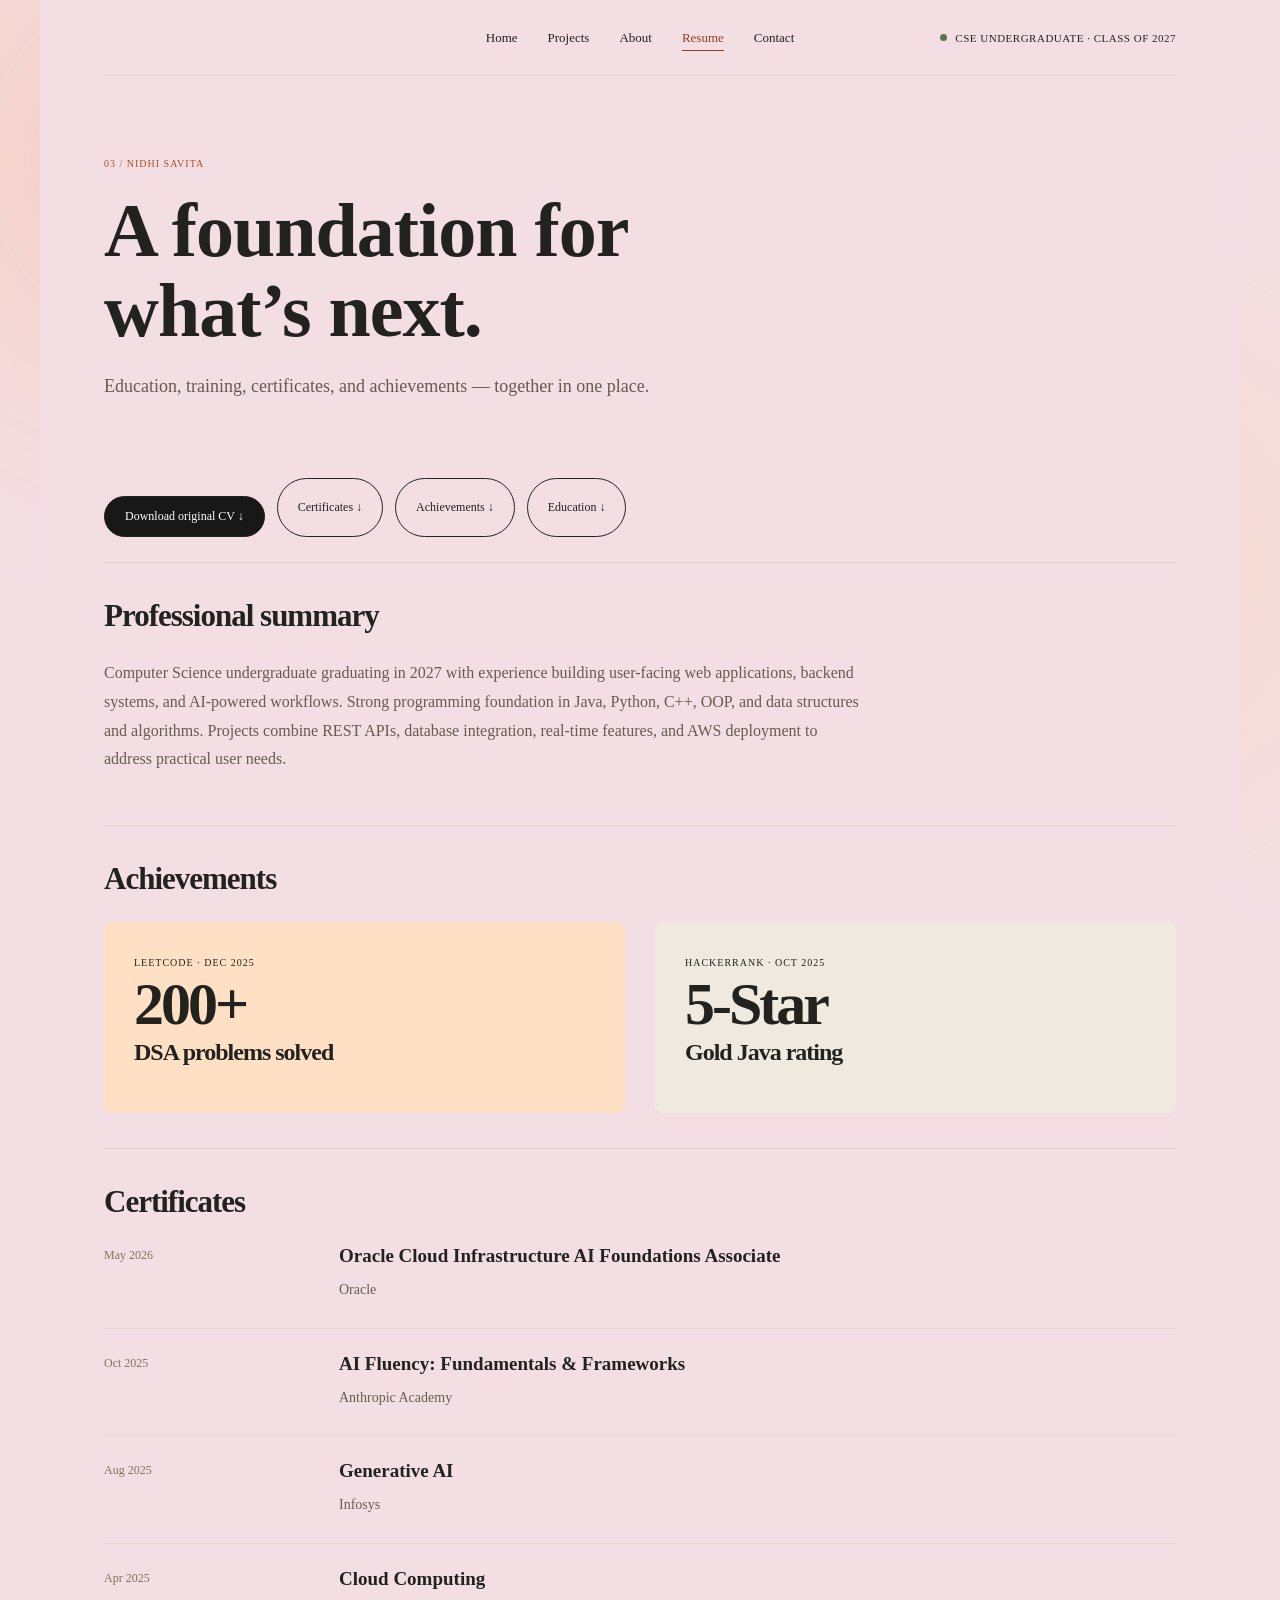
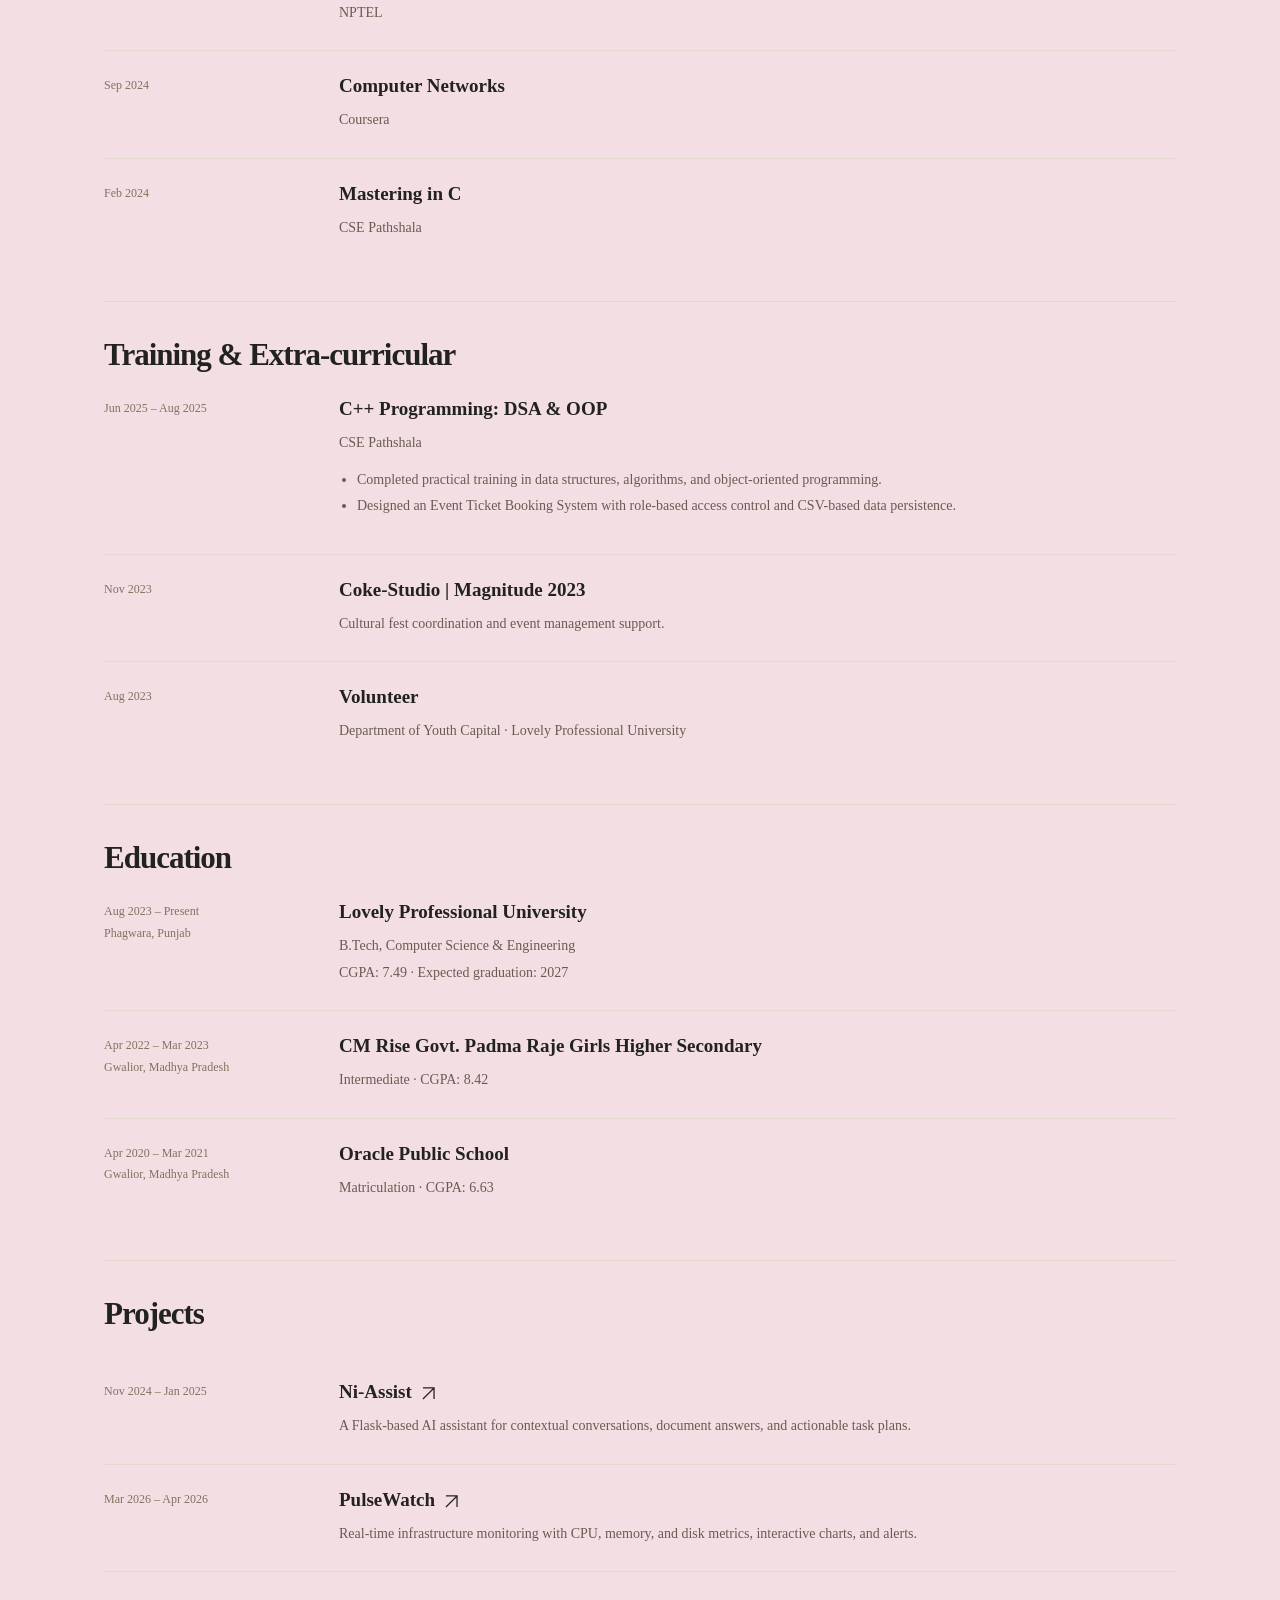
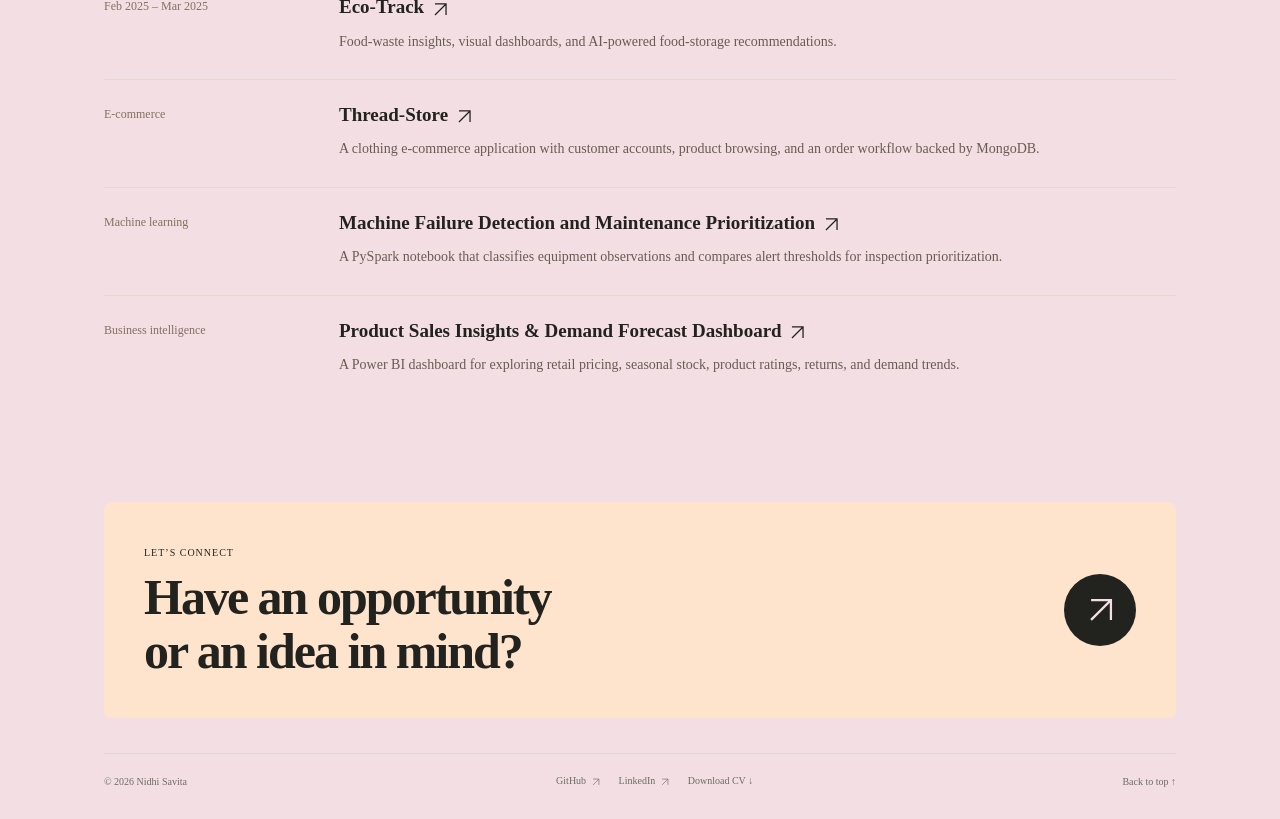
<file: resume.html>
<!doctype html>
<html lang="en">

<head>
    <meta charset="utf-8">
    <meta name="viewport" content="width=device-width,initial-scale=1">
    <title>Resume | Nidhi Savita</title>
    <meta name="description"
        content="Nidhi Savita — Computer Science undergraduate building web applications, backend systems, and AI-powered workflows.">
    <link rel="stylesheet" href="style.css">
</head>

<body>
    <main class="shell" id="home">
        <header>
            <nav aria-label="Main navigation"><a href="index.html">Home</a><a href="projects.html">Projects</a><a
                    href="about.html">About</a><a href="resume.html" aria-current="page">Resume</a><a
                    href="contact.html">Contact</a></nav>
            <div class="status"><span class="dot"></span> CSE UNDERGRADUATE · CLASS OF 2027</div>
        </header>
        <section class="page-intro"><span class="tiny">03 / NIDHI SAVITA</span>
            <h1 class="page-title">A foundation for<br>what’s next.</h1>
            <p class="lede">Education, training, certificates, and achievements — together in one place.</p>
        </section>
        <div class="page-actions"><a class="pill send" href="resume.pdf" download="Nidhi_Savita_Resume.pdf">Download
                original CV ↓</a><a class="pill" href="#certificates">Certificates ↓</a><a class="pill"
                href="#achievements">Achievements ↓</a><a class="pill" href="#education">Education ↓</a></div>
        <section class="block">
            <h2>Professional summary</h2>
            <p class="lede" style="font-size:16px">Computer Science undergraduate graduating in 2027 with experience
                building user-facing web applications, backend systems, and AI-powered workflows. Strong programming
                foundation in Java, Python, C++, OOP, and data structures and algorithms. Projects combine REST APIs,
                database integration, real-time features, and AWS deployment to address practical user needs.</p>
        </section>
        <section class="block" id="achievements">
            <h2>Achievements</h2>
            <div class="two-col">
                <div class="info-panel magenta"><span class="tiny">LEETCODE · DEC 2025</span>
                    <div class="big-num">200+</div>
                    <h3>DSA problems solved</h3>
                </div>
                <div class="info-panel"><span class="tiny">HACKERRANK · OCT 2025</span>
                    <div class="big-num">5-Star</div>
                    <h3>Gold Java rating</h3>
                </div>
            </div>
        </section>
        <section class="block" id="certificates">
            <h2>Certificates</h2>
            <div class="rows">
                <article class="row">
                    <div class="date">May 2026</div>
                    <div>
                        <h3>Oracle Cloud Infrastructure AI Foundations Associate</h3>
                        <p>Oracle</p>
                    </div>
                </article>
                <article class="row">
                    <div class="date">Oct 2025</div>
                    <div>
                        <h3>AI Fluency: Fundamentals & Frameworks</h3>
                        <p>Anthropic Academy</p>
                    </div>
                </article>
                <article class="row">
                    <div class="date">Aug 2025</div>
                    <div>
                        <h3>Generative AI</h3>
                        <p>Infosys</p>
                    </div>
                </article>
                <article class="row">
                    <div class="date">Apr 2025</div>
                    <div>
                        <h3>Cloud Computing</h3>
                        <p>NPTEL</p>
                    </div>
                </article>
                <article class="row">
                    <div class="date">Sep 2024</div>
                    <div>
                        <h3>Computer Networks</h3>
                        <p>Coursera</p>
                    </div>
                </article>
                <article class="row">
                    <div class="date">Feb 2024</div>
                    <div>
                        <h3>Mastering in C</h3>
                        <p>CSE Pathshala</p>
                    </div>
                </article>
            </div>
        </section>
        <section class="block" id="training">
            <h2>Training & Extra-curricular</h2>
            <div class="rows">
                <article class="row">
                    <div class="date">Jun 2025 – Aug 2025</div>
                    <div>
                        <h3>C++ Programming: DSA & OOP</h3>
                        <p>CSE Pathshala</p>
                        <ul>
                            <li>Completed practical training in data structures, algorithms, and object-oriented programming.</li>
                            <li>Designed an Event Ticket Booking System with role-based access control and CSV-based data persistence.</li>
                        </ul>
                    </div>
                </article>
                <article class="row">
                    <div class="date">Nov 2023</div>
                    <div>
                        <h3>Coke-Studio | Magnitude 2023</h3>
                        <p>Cultural fest coordination and event management support.</p>
                    </div>
                </article>
                <article class="row">
                    <div class="date">Aug 2023</div>
                    <div>
                        <h3>Volunteer</h3>
                        <p>Department of Youth Capital · Lovely Professional University</p>
                    </div>
                </article>
            </div>
        </section>
        <section class="block" id="education">
            <h2>Education</h2>
            <div class="rows">
                <article class="row">
                    <div class="date">Aug 2023 – Present<br>Phagwara, Punjab</div>
                    <div>
                        <h3>Lovely Professional University</h3>
                        <p>B.Tech, Computer Science & Engineering<br>CGPA: 7.49 · Expected graduation: 2027</p>
                    </div>
                </article>
                <article class="row">
                    <div class="date">Apr 2022 – Mar 2023<br>Gwalior, Madhya Pradesh</div>
                    <div>
                        <h3>CM Rise Govt. Padma Raje Girls Higher Secondary</h3>
                        <p>Intermediate · CGPA: 8.42</p>
                    </div>
                </article>
                <article class="row">
                    <div class="date">Apr 2020 – Mar 2021<br>Gwalior, Madhya Pradesh</div>
                    <div>
                        <h3>Oracle Public School</h3>
                        <p>Matriculation · CGPA: 6.63</p>
                    </div>
                </article>
            </div>
        </section>
        <section class="block">
            <h2>Projects</h2>
            <article class="row">
                <div class="date">Nov 2024 – Jan 2025</div>
                <div>
                    <h3><a href="projects.html#ni-assist">Ni-Assist ↗</a></h3>
                    <p>A Flask-based AI assistant for contextual conversations, document answers, and actionable task
                        plans.</p>
                </div>
            </article>
            <article class="row">
                <div class="date">Mar 2026 – Apr 2026</div>
                <div>
                    <h3><a href="projects.html#pulsewatch">PulseWatch ↗</a></h3>
                    <p>Real-time infrastructure monitoring with CPU, memory, and disk metrics, interactive charts, and
                        alerts.</p>
                </div>
            </article>
            <article class="row">
                <div class="date">Feb 2025 – Mar 2025</div>
                <div>
                    <h3><a href="projects.html#eco-track">Eco-Track ↗</a></h3>
                    <p>Food-waste insights, visual dashboards, and AI-powered food-storage recommendations.</p>
                </div>
            </article>
            <article class="row">
                <div class="date">E-commerce</div>
                <div>
                    <h3><a href="projects.html#thread-store">Thread-Store ↗</a></h3>
                    <p>A clothing e-commerce application with customer accounts, product browsing, and an order workflow
                        backed by MongoDB.</p>
                </div>
            </article>
            <article class="row">
                <div class="date">Machine learning</div>
                <div>
                    <h3><a href="projects.html#machine-failure-detection">Machine Failure Detection and Maintenance
                            Prioritization ↗</a></h3>
                    <p>A PySpark notebook that classifies equipment observations and compares alert thresholds for
                        inspection prioritization.</p>
                </div>
            </article>
            <article class="row">
                <div class="date">Business intelligence</div>
                <div>
                    <h3><a href="projects.html#product-sales-dashboard">Product Sales Insights &amp; Demand Forecast
                            Dashboard ↗</a></h3>
                    <p>A Power BI dashboard for exploring retail pricing, seasonal stock, product ratings, returns, and
                        demand trends.</p>
                </div>
            </article>
        </section>
        <section class="contact">
            <div><span class="tiny">LET’S CONNECT</span>
                <h2>Have an opportunity<br>or an idea in mind?</h2>
            </div><a class="round" href="contact.html" aria-label="Contact Nidhi">↗</a>
        </section>
        <footer class="footer"><span>© 2026 Nidhi Savita</span>
            <div class="footer-links"><a href="https://github.com/nidhyyy" target="_blank" rel="noopener">GitHub ↗</a><a
                    href="https://www.linkedin.com/in/nidhi-savita17/" target="_blank" rel="noopener">LinkedIn ↗</a><a
                    href="resume.pdf" download="Nidhi_Savita_Resume.pdf">Download CV ↓</a></div><a href="#home">Back to
                top ↑</a>
        </footer>
    </main>
    <script src="app.js"></script>
</body>

</html>
</file>
<file: style.css>
/* @import url('https://fonts.googleapis.com/css2?family=DM+Sans:wght@400;500;600;700&family=Manrope:wght@400;500;600;700;800&display=swap'); */

:root {
  --paper: #E2E8D8;
  --ink: #181818;
  --purple: #ffad80;
  --line: #d8d7d0
}

* {
  box-sizing: border-box
}

html {
  scroll-behavior: smooth;
  scroll-padding-top: 30px
}

body {
  margin: 0;
  background: #e9e8e3;
  color: var(--ink);
  font-family: 'Times New Roman', Times, serif;
}

button,
input,
textarea {
  font: inherit
}

button,
a {
  -webkit-tap-highlight-color: transparent
}

button {
  cursor: pointer
}

a {
  color: inherit;
  text-decoration: none
}

button:focus-visible,
a:focus-visible,
input:focus-visible,
textarea:focus-visible {
  outline: 3px solid #a84d24;
  outline-offset: 4px
}

.shell {
  max-width: 1440px;
  margin: 32px auto;
  background: var(--paper);
  border-radius: 28px;
  padding: 30px 42px 22px
}

header {
  display: flex;
  align-items: center;
  justify-content: center;
  position: relative;
  margin-bottom: 32px
}

.logo {
  font-weight: 800;
  font-size: 25px;
  letter-spacing: -1px
}

.logo span {
  color: #ad512a
}

nav {
  display: flex;
  gap: 30px;
  font-size: 13px
}

nav a:hover {
  text-decoration: underline;
  text-underline-offset: 6px
}

.status {
  font-size: 11px;
  display: flex;
  align-items: center;
  gap: 8px
}

.dot {
  width: 7px;
  height: 7px;
  border-radius: 100%;
  background: #597451
}

.eyebrow {
  font-size: 12px;
  letter-spacing: .04em;
  display: flex;
  justify-content: space-between
}

.round {
  width: 40px;
  height: 40px;
  display: inline-grid;
  place-items: center;
  border: 1px solid currentColor;
  border-radius: 50%;
  background: transparent;
  font-size: 20px
}

.tiny {
  font-size: 10px;
  letter-spacing: 1px
}

.pill {
  border: 1px solid var(--ink);
  border-radius: 30px;
  padding: 12px 20px;
  display: inline-flex;
  gap: 24px;
  align-items: center;
  background: transparent;
  font-size: 12px
}

.pill:hover {
  background: #181818;
  color: white
}

.section {
  padding-top: 78px
}

.section-head {
  display: flex;
  justify-content: space-between;
  align-items: end;
  margin-bottom: 25px
}

.section h2 {
  font-family: 'Times New Roman', Times, serif;
  font-size: 39px;
  letter-spacing: -1.8px;
  margin: 10px 0 0;
  font-weight: 600
}

.filters {
  display: flex;
  gap: 8px;
  flex-wrap: wrap
}

.filter {
  border: 1px solid var(--line);
  border-radius: 30px;
  padding: 9px 15px;
  background: transparent;
  font-size: 12px
}

.filter.active {
  background: var(--ink);
  color: white;
  border-color: var(--ink)
}

.about-grid {
  display: grid;
  grid-template-columns: 1fr 1.5fr;
  gap: 70px;
  padding: 35px 0;
  border-top: 1px solid var(--line)
}

.about-copy {
  font-size: 23px;
  line-height: 1.5;
  letter-spacing: -.5px;
  margin: 0 0 25px
}

.skills {
  display: flex;
  flex-wrap: wrap;
  gap: 8px
}

.skills span {
  font-size: 12px;
  border: 1px solid var(--line);
  border-radius: 24px;
  padding: 10px 15px
}

.contact {
  margin: 65px 0 30px;
  background: #ffe4cd;
  border-radius: 22px;
  padding: 40px;
  display: flex;
  align-items: center;
  justify-content: space-between
}

.contact h2 {
  font-size: 50px;
  line-height: 1.08;
  letter-spacing: -2px;
  margin: 10px 0 0
}

.contact .round {
  width: 72px;
  height: 72px;
  font-size: 34px;
  background: #181818;
  color: white;
  border: 0
}

.footer {
  border-top: 1px solid var(--line);
  padding-top: 21px;
  display: flex;
  justify-content: space-between;
  align-items: center;
  font-size: 10px;
  color: #6b6b65
}

.footer button {
  font-size: 11px;
  background: none;
  border: 0
}

dialog {
  border: 0;
  border-radius: 24px;
  background: var(--paper);
  padding: 35px;
  width: min(640px, calc(100% - 32px));
  max-height: 85vh;
  overflow: auto;
  color: var(--ink)
}

dialog::backdrop {
  background: #2c1d1499;
  backdrop-filter: blur(5px)
}

dialog h2 {
  font-size: 35px;
  letter-spacing: -1px;
  margin: 15px 0
}

dialog p {
  font-size: 14px;
  line-height: 1.8;
  color: #5e5e59
}

label {
  display: block;
  font-size: 12px;
  margin: 18px 0 7px
}

input,
textarea {
  width: 100%;
  background: transparent;
  border: 1px solid #cbb6a5;
  border-radius: 9px;
  padding: 12px;
  color: inherit
}

textarea {
  resize: vertical;
  min-height: 100px
}

.send {
  margin-top: 18px;
  background: #181818;
  color: white
}

.form-note {
  font-size: 11px !important
}

.copy-message {
  font-size: 12px;
  min-height: 20px
}

@media(min-width:1500px) {
  .shell {
    margin-top: 55px
  }
}

@media(max-width:1100px) {
  .shell {
    margin: 16px;
    padding: 26px
  }
}

@media(max-width:800px) {
  header .status {
    display: none
  }

  .section {
    padding-top: 55px
  }

  .section-head {
    align-items: start;
    gap: 20px;
    flex-direction: column
  }

  .about-grid {
    gap: 25px;
    grid-template-columns: 1fr
  }

  .about-copy {
    font-size: 21px
  }

  .contact h2 {
    font-size: 40px
  }
}

@media(max-width:500px) {
  .shell {
    margin: 8px;
    padding: 22px 17px;
    border-radius: 20px
  }

  nav {
    gap: 17px;
    font-size: 11px
  }

  .logo {
    font-size: 21px
  }

  .pill {
    padding: 11px 14px;
    gap: 12px;
    white-space: nowrap
  }

  .section h2 {
    font-size: 34px
  }

  .contact {
    padding: 25px 22px
  }

  .contact h2 {
    font-size: 33px
  }

  .contact .round {
    width: 54px;
    height: 54px;
    flex-shrink: 0
  }

  .footer {
    gap: 15px;
    font-size: 9px
  }

  .footer button {
    font-size: 10px
  }

  .about-grid {
    padding-top: 25px
  }
}

@media(prefers-reduced-motion:reduce) {
  html {
    scroll-behavior: auto
  }

  * {
    transition: none !important
  }
}

body {
  font-family: 'Times New Roman', Times, serif;
}

.page-title {
  font-size: clamp(46px, 7vw, 88px);
  line-height: 1.05;
  letter-spacing: -1px;
  font-family: 'Times New Roman', Times, serif;
  margin: 20px 0
}

.lede {
  font-size: 18px;
  line-height: 1.8;
  max-width: 760px;
  color: #665b51
}

.page-intro {
  padding: 35px 0 45px
}

.page-intro .tiny {
  color: #a84d24
}

.project-grid {
  display: grid;
  grid-template-columns: repeat(3, 1fr);
  gap: 22px
}

.work-card {
  border: 1px solid #e1d6ca;
  border-radius: 20px;
  overflow: hidden;
  background: #fbfaf8;
  display: flex;
  flex-direction: column
}

.work-body {
  padding: 24px;
  display: flex;
  flex-direction: column;
  flex: 1
}

.work-body h3 {
  font-size: 23px;
  letter-spacing: -1px;
  margin: 0 0 8px
}

.work-body p {
  font-size: 13px;
  line-height: 1.8;
  color: #685c51
}

.work-body .skills {
  margin: 12px 0 25px
}

.work-body .skills span {
  font-size: 10px;
  padding: 6px 9px
}

.work-body .pill {
  margin-top: auto;
  justify-content: space-between
}

.block {
  padding: 35px 0;
  border-top: 1px solid #e0d6ca
}

.block h2 {
  font: 600 31px 'Times New Roman', Times, serif;
  letter-spacing: -1px;
  margin: 0 0 25px
}

.rows {
  display: grid;
  gap: 0
}

.row {
  display: grid;
  grid-template-columns: 200px 1fr;
  gap: 35px;
  border-bottom: 1px solid #e3d9ce;
  padding: 24px 0
}

.row:first-child {
  padding-top: 0
}

.row:last-child {
  border: 0
}

.row .date {
  font-size: 12px;
  color: #84705f;
  line-height: 1.8
}

.row h3 {
  font-size: 19px;
  margin: 0 0 10px
}

.row p,
.row li {
  font-size: 14px;
  line-height: 1.9;
  color: #685c51;
  margin: 0
}

.row ul {
  padding-left: 18px;
  margin: 10px 0
}

.two-col {
  display: grid;
  grid-template-columns: 1fr 1fr;
  gap: 30px
}

.info-panel {
  background: #f0e9df;
  border-radius: 20px;
  padding: 30px
}

.info-panel.magenta {
  background: #ffe0c5
}

.info-panel h3 {
  font-size: 24px;
  letter-spacing: -1px;
  margin: 0 0 17px
}

.info-panel p {
  font-size: 14px;
  line-height: 1.9
}

.big-num {
  font: 700 60px 'Times New Roman', Times, serif;
  letter-spacing: -3px
}

.skill-groups {
  display: grid;
  grid-template-columns: 1fr 1fr;
  gap: 20px
}

.skill-group {
  padding: 25px;
  border: 1px solid #e1d6ca;
  border-radius: 18px
}

.skill-group h3 {
  font-size: 16px;
  margin: 0 0 20px
}

.detail {
  scroll-margin-top: 25px
}

.detail ul {
  font-size: 15px;
  line-height: 1.9;
  padding-left: 20px;
  color: #685c51
}

.detail .detail-head {
  display: flex;
  justify-content: space-between;
  gap: 20px;
  align-items: center;
  margin-bottom: 25px
}

.detail h2 {
  margin: 0
}

.detail p {
  font-size: 15px;
  line-height: 1.8
}

.contact-layout {
  display: grid;
  grid-template-columns: 1fr 1.15fr;
  gap: 55px;
  margin: 20px 0 55px
}

.contact-links {
  display: grid;
  gap: 22px;
  margin-top: 35px
}

.contact-links a {
  border-bottom: 1px solid #dfcebc;
  padding-bottom: 18px;
  font-size: 17px;
  overflow-wrap: anywhere
}

.contact-links small {
  display: block;
  font-size: 10px;
  letter-spacing: 1px;
  color: #a84d24;
  margin-bottom: 8px
}

.contact-form-panel {
  background: #f2e9df;
  padding: 30px;
  border-radius: 20px
}

.contact-form-panel h2 {
  font-size: 28px;
  letter-spacing: -1px;
  margin-top: 0
}

.footer {
  margin-top: 35px
}

.footer-links {
  display: flex;
  gap: 18px
}

nav a[aria-current=page] {
  color: #a84d24
}

.page-actions {
  display: flex;
  gap: 12px;
  flex-wrap: wrap;
  margin: 25px 0
}

.status {
  letter-spacing: .5px
}

.section h2 {
  font-family: 'Times New Roman', Times, serif
}

.section-head .pill {
  margin-bottom: 4px
}

.draft-success {
  font-size: 13px;
  line-height: 1.8;
  color: #995126
}

.contact-form-panel input,
.contact-form-panel textarea {
  background: #ffffff50
}

.project-grid [hidden] {
  display: none
}

.project-count {
  font-size: 12px;
  color: #84705f;
  margin: 15px 0
}

.row a:hover,
.contact-links a:hover {
  color: #a84d24
}

@media(max-width:1000px) {
  header .status {
    display: none
  }

  .project-grid {
    grid-template-columns: 1fr 1fr
  }

  .contact-layout {
    gap: 25px
  }

  nav {
    gap: 20px
  }
}

@media(max-width:700px) {

  .project-grid,
  .two-col,
  .skill-groups,
  .contact-layout {
    grid-template-columns: 1fr
  }

  .row {
    grid-template-columns: 1fr;
    gap: 10px
  }

  .page-title {
    letter-spacing: -2px
  }

  .page-intro {
    padding: 20px 0 30px
  }

  nav {
    gap: 13px;
    font-size: 11px
  }

  header {
    gap: 20px;
    align-items: center;
    flex-wrap: wrap
  }

  .logo {
    font-size: 23px
  }

  nav {
    justify-content: center;
    gap: 20px;
    flex: 1;
    min-width: 270px
  }

  .detail .detail-head {
    align-items: start;
    flex-direction: column
  }

  .contact-layout {
    gap: 35px
  }

  .contact-form-panel {
    padding: 23px
  }

  .footer {
    flex-wrap: wrap;
    line-height: 1.8
  }

  .lede {
    font-size: 16px
  }

  .page-actions {
    gap: 10px
  }

  .page-intro .tiny {
    font-size: 9px
  }
}

@media(max-width:500px) {
  .row {
    padding: 20px 0
  }

  .page-title {
    font-size: 48px
  }

  .contact h2 {
    font-size: 30px
  }

  .info-panel {
    padding: 25px
  }
}

@media(max-width:500px) {}


/* Portfolio layout */
:root {
  --paper: #F3DFE3;
  --ink: #22221e;
  --muted: #57544c;
  --line: #ded9ce;
  --melon-light: #fff0e5;
  --melon: #ffad80;
  --accent: #93401c;
  --section-space: clamp(3rem, 7vw, 6rem);
}

body {
  background: var(--paper);
  color: var(--ink);
}

.shell {
  position: relative;
  z-index: 1;
  max-width: 1200px;
  margin: 0 auto;
  padding: 0 clamp(1.25rem, 5vw, 4rem) 2rem;
  border-radius: 0;
  background: var(--paper);
}

header {
  display: flex;
  align-items: center;
  justify-content: center;
  position: relative;
  min-height: 76px;
  margin: 0;
  padding: 1rem 0;
  border-bottom: 1px solid var(--line);
  position: sticky;
  top: 0;
  z-index: 100;
  background: var(--paper);
  transition: transform 0.35s cubic-bezier(0.16, 1, 0.3, 1), background-color 0.25s ease, box-shadow 0.25s ease;
}

header nav {
  display: flex;
  align-items: center;
  justify-content: center;
  gap: 30px;
  margin: 0 auto;
}

header .status {
  position: absolute;
  right: 0;
}

header.scrolled {
  background: rgba(246, 245, 241, 0.92);
  backdrop-filter: blur(12px);
  -webkit-backdrop-filter: blur(12px);
  box-shadow: 0 4px 20px -2px rgba(24, 24, 24, 0.06);
}

header.nav-hidden {
  transform: translateY(-100%);
}

.logo {
  font-size: 1.125rem;
  letter-spacing: -.025em;
}

nav a {
  position: relative;
  padding-block: .35rem;
}

nav a[aria-current="page"] {
  color: var(--accent);
}

nav a::after {
  position: absolute;
  inset: auto 0 0;
  height: 1px;
  background: currentColor;
  content: "";
  transform: scaleX(0);
  transform-origin: left;
  transition: transform 160ms ease-out;
}

nav a:hover,
nav a:focus-visible {
  text-decoration: none;
}

nav a:hover::after,
nav a:focus-visible::after,
nav a[aria-current="page"]::after {
  transform: scaleX(1);
}

.intro {
  display: grid;
  grid-template-columns: minmax(0, 1.5fr) minmax(0, 1fr);
  align-items: center;
  gap: clamp(2rem, 7vw, 6rem);
  margin-top: clamp(1rem, 3vw, 2.5rem);
  padding: clamp(1.4rem, 5vw, 3.5rem);
  background: var(--melon-light);
  color: var(--ink);
  border-radius: 12px;
}

.eyebrow {
  display: block;
  font-size: .7rem;
  letter-spacing: .075em;
  font-weight: 700;
  line-height: 1.5;
  text-transform: uppercase;
}

.intro .eyebrow {
  color: var(--accent);
  margin: 0;
}

.intro h1 {
  margin: .35rem 0;
  font: 750 clamp(3rem, 7vw, 6.4rem)/1.05 'Times New Roman', Times, serif;
  letter-spacing: -.025em;
}

.intro-role {
  margin: .65rem 0 1rem;
  font-size: clamp(1.25rem, 3vw, 1.75rem);
  letter-spacing: -.035em;
}

.intro .lede {
  max-width: 52ch;
  color: var(--muted);
  font-size: 1rem;
}

.intro .page-actions {
  margin-bottom: 0;
}

.section {
  padding-top: var(--section-space);
}

.intro+.section {
  padding-top: 2.5rem;
}

.page-intro {
  padding-block: clamp(2.5rem, 6vw, 5rem) 2rem;
}

.page-title {
  font-size: clamp(2.5rem, 6vw, 4.75rem);
}

.project-grid {
  display: grid;
  grid-template-columns: repeat(2, minmax(0, 1fr));
  gap: 1rem;
}

.work-card {
  border: 1px solid var(--line);
  border-radius: 8px;
  background: #fffcf7;
  transition: border-color 160ms ease-out, transform 240ms cubic-bezier(0.16, 1, 0.3, 1), box-shadow 240ms cubic-bezier(0.16, 1, 0.3, 1);
}

.work-card:hover,
.work-card:focus-within {
  border-color: var(--accent);
  transform: translateY(-4px);
  box-shadow: 0 12px 28px -6px rgba(24, 24, 24, 0.08);
}

.work-meta {
  display: flex;
  flex-wrap: wrap;
  align-items: baseline;
  justify-content: space-between;
  gap: .4rem .8rem;
  padding: .9rem 1.25rem;
  border-bottom: 1px solid var(--line);
  color: var(--muted);
  font-size: .75rem;
}

.work-meta.ai {
  background: #ffe8d5;
}

.work-meta.infra {
  background: #e4ebe3;
}

.work-meta.eco {
  background: #f5ebcf;
}

.work-meta.commerce {
  background: #f5e0d2;
}

.work-body {
  padding: 1.25rem;
}

.work-body p {
  margin-block: 0 .5rem;
}

.project-link {
  display: inline-flex;
  align-items: center;
  align-self: start;
  gap: .65rem;
  width: fit-content;
  margin-top: auto;
  color: var(--accent);
  font-size: .875rem;
  font-weight: 700;
}

.project-link:hover,
.project-link:focus-visible {
  text-decoration: underline;
  text-underline-offset: 4px;
}

.direction {
  display: inline-flex;
  transition: transform 160ms ease-out;
}

a:hover .direction,
a:focus-visible .direction {
  transform: translate(2px, -2px);
}

.info-panel,
.contact,
.contact-form-panel,
.skill-group {
  border-radius: 8px;
}

@media (max-width: 700px) {

  .intro,
  .project-grid {
    grid-template-columns: minmax(0, 1fr);
  }

  header {
    row-gap: .75rem;
    justify-content: center;
  }

  nav {
    min-width: 0;
    flex: 1 0 100%;
    flex-wrap: wrap;
    justify-content: center;
  }
}

@media (prefers-reduced-motion: reduce) {

  *,
  *::before,
  *::after {
    animation: none !important;
    transition: none !important;
    scroll-behavior: auto !important;
  }
}

.work-meta.ml {
  background: #e9e5ed;
}

.project-figure {
  max-width: 60rem;
  margin: 1.5rem 0 0;
}

.project-figure img {
  display: block;
  width: 100%;
  height: auto;
  border: 1px solid var(--line);
  border-radius: 8px;
}

.project-figure figcaption {
  margin-top: .6rem;
  color: var(--muted);
  font-size: .875rem;
}

.project-results {
  margin-top: 1.5rem;
}

.project-results table {
  width: 100%;
  align-self: start;
  border-collapse: collapse;
  font-size: .875rem;
}

.project-results caption {
  padding-bottom: .5rem;
  text-align: left;
  font-weight: 700;
}

.project-results th,
.project-results td {
  padding: .6rem .45rem;
  border-bottom: 1px solid var(--line);
  text-align: left;
}

.intro .pill {
  color: var(--ink);
  border-color: #b4836d;
}

.intro .pill:first-child,
.intro .pill:hover,
.intro .pill:focus-visible {
  color: var(--ink);
  background: var(--melon);
  border-color: var(--accent);
}

.intro .pill:focus-visible {
  outline-color: var(--accent);
}

.intro-portrait {
  margin: 0;
  border: 1px solid #ead3c4;
  border-radius: 50%;
  overflow: hidden;
  background: #ffe8d5;
}

.intro-portrait img {
  display: block;
  width: 100%;
  height: auto;
  aspect-ratio: 4 / 5;
  object-fit: cover;
  object-position: 50% 65%;
}

.filter.active {
  background: var(--ink);
  border-color: var(--ink);
}

.contact {
  background: #ffe4cd;
}

.contact .round {
  color: var(--paper);
  background: var(--ink);
}

@media (max-width: 700px) {
  .intro-portrait {
    width: min(100%, 22rem);
    justify-self: center;
  }
}

/* ========================================================
   ANIMATIONS & DYNAMIC MICRO-INTERACTIONS
   (Preserves theme aesthetic & Times New Roman typography)
   ======================================================== */

/* Scroll-driven Reveal */
.reveal-on-scroll {
  opacity: 0;
  transform: translateY(22px);
  transition: opacity 0.65s cubic-bezier(0.16, 1, 0.3, 1), transform 0.65s cubic-bezier(0.16, 1, 0.3, 1);
  will-change: opacity, transform;
}

.reveal-on-scroll.is-visible {
  opacity: 1;
  transform: translateY(0);
}

/* Keyframe Animations */
@keyframes floatSlow {
  0%, 100% {
    transform: translateY(0px) rotate(0deg);
  }
  50% {
    transform: translateY(-8px) rotate(0.4deg);
  }
}

@keyframes pulse {
  0% { transform: scale(1); }
  50% { transform: scale(1.05); }
  100% { transform: scale(1); }
}

@keyframes spin {
  to { transform: rotate(360deg); }
}

@keyframes ambientDrift {
  0%, 100% {
    transform: translate(0, 0) scale(1);
  }
  33% {
    transform: translate(25px, -30px) scale(1.08);
  }
  66% {
    transform: translate(-20px, 15px) scale(0.95);
  }
}

/* Ambient Floating Background Mesh / Blobs */
.ambient-background {
  position: fixed;
  inset: 0;
  pointer-events: none;
  z-index: 0;
  overflow: hidden;
}

.ambient-blob {
  position: absolute;
  border-radius: 50%;
  filter: blur(100px);
  opacity: 0.28;
  pointer-events: none;
  animation: ambientDrift 24s ease-in-out infinite alternate;
}

.ambient-blob-1 {
  width: 480px;
  height: 480px;
  top: -80px;
  left: -80px;
  background: var(--purple, #ffad80);
  animation-duration: 20s;
}

.ambient-blob-2 {
  width: 520px;
  height: 520px;
  bottom: 8%;
  right: -100px;
  background: #ffdab9;
  animation-duration: 26s;
  animation-delay: -6s;
}

.ambient-blob-3 {
  width: 360px;
  height: 360px;
  top: 45%;
  left: 25%;
  background: #ffe0c5;
  animation-duration: 22s;
  animation-delay: -11s;
  opacity: 0.22;
}

/* Hero Portrait Float */
.intro-portrait img {
  animation: floatSlow 6s ease-in-out infinite;
  transition: transform 0.35s ease;
}

.intro-portrait:hover img {
  transform: scale(1.02);
}

/* Interactive Card & Panel Hover Lifts */
.info-panel,
.skill-group,
.cert-card,
.block article.row {
  transition: transform 0.25s cubic-bezier(0.16, 1, 0.3, 1), box-shadow 0.25s cubic-bezier(0.16, 1, 0.3, 1), border-color 0.2s ease;
}

.info-panel:hover,
.skill-group:hover {
  transform: translateY(-3px);
  box-shadow: 0 12px 28px -6px rgba(24, 24, 24, 0.08);
}

/* Subtle Interactive Button Micro-interactions */
.pill,
.round,
.filter {
  transition: transform 0.2s cubic-bezier(0.16, 1, 0.3, 1), background-color 0.2s ease, color 0.2s ease, border-color 0.2s ease;
}

.pill:hover,
.round:hover {
  transform: translateY(-2px);
}

.footer-links a:hover,
.contact-links a:hover {
  animation: pulse 0.75s ease-in-out infinite alternate;
}

/* Resume Download Animated Simulation */
.download-spinner {
  display: inline-block;
  width: 0.9em;
  height: 0.9em;
  border: 2px solid currentColor;
  border-right-color: transparent;
  border-radius: 50%;
  animation: spin 0.7s linear infinite;
  vertical-align: middle;
  margin-right: 6px;
}

/* Floating Back to Top Button */
.back-to-top-floating {
  position: fixed;
  bottom: 26px;
  right: 26px;
  width: 44px;
  height: 44px;
  border-radius: 50%;
  background: var(--ink);
  color: var(--paper);
  display: flex;
  align-items: center;
  justify-content: center;
  font-size: 17px;
  border: none;
  cursor: pointer;
  box-shadow: 0 6px 20px rgba(0, 0, 0, 0.14);
  opacity: 0;
  transform: translateY(18px);
  pointer-events: none;
  transition: opacity 0.3s ease, transform 0.3s ease, background-color 0.2s ease;
  z-index: 99;
}

.back-to-top-floating.visible {
  opacity: 1;
  transform: translateY(0);
  pointer-events: auto;
}

.back-to-top-floating:hover {
  transform: translateY(-3px);
  background: #ad512a;
}

/* Filter Transition Animation */
.project-grid > article {
  transition: opacity 0.3s ease, transform 0.3s ease;
}

/* Reduced Motion Override for Accessibility */
@media (prefers-reduced-motion: reduce) {
  .reveal-on-scroll,
  .intro-portrait img,
  .ambient-blob,
  header {
    animation: none !important;
    transition: none !important;
    transform: none !important;
    opacity: 1 !important;
  }
}


/* ========================================================
   ANIMATIONS & DYNAMIC MICRO-INTERACTIONS
   (Preserves theme aesthetic & Times New Roman typography)
   ======================================================== */

/* Scroll-driven Reveal */
.reveal-on-scroll {
  opacity: 0;
  transform: translateY(22px);
  transition: opacity 0.65s cubic-bezier(0.16, 1, 0.3, 1), transform 0.65s cubic-bezier(0.16, 1, 0.3, 1);
  will-change: opacity, transform;
}

.reveal-on-scroll.is-visible {
  opacity: 1;
  transform: translateY(0);
}

/* Keyframe Animations */
@keyframes floatSlow {
  0%, 100% {
    transform: translateY(0px) rotate(0deg);
  }
  50% {
    transform: translateY(-8px) rotate(0.4deg);
  }
}

@keyframes pulse {
  0% { transform: scale(1); }
  50% { transform: scale(1.05); }
  100% { transform: scale(1); }
}

@keyframes spin {
  to { transform: rotate(360deg); }
}

@keyframes ambientDrift {
  0%, 100% {
    transform: translate(0, 0) scale(1);
  }
  33% {
    transform: translate(25px, -30px) scale(1.08);
  }
  66% {
    transform: translate(-20px, 15px) scale(0.95);
  }
}

/* Ambient Floating Background Mesh / Blobs */
.ambient-background {
  position: fixed;
  inset: 0;
  pointer-events: none;
  z-index: 0;
  overflow: hidden;
}

.ambient-blob {
  position: absolute;
  border-radius: 50%;
  filter: blur(100px);
  opacity: 0.28;
  pointer-events: none;
  animation: ambientDrift 24s ease-in-out infinite alternate;
}

.ambient-blob-1 {
  width: 480px;
  height: 480px;
  top: -80px;
  left: -80px;
  background: var(--purple, #ffad80);
  animation-duration: 20s;
}

.ambient-blob-2 {
  width: 520px;
  height: 520px;
  bottom: 8%;
  right: -100px;
  background: #ffdab9;
  animation-duration: 26s;
  animation-delay: -6s;
}

.ambient-blob-3 {
  width: 360px;
  height: 360px;
  top: 45%;
  left: 25%;
  background: #ffe0c5;
  animation-duration: 22s;
  animation-delay: -11s;
  opacity: 0.22;
}

/* Hero Portrait Float */
.intro-portrait img {
  animation: floatSlow 6s ease-in-out infinite;
  transition: transform 0.35s ease;
}

.intro-portrait:hover img {
  transform: scale(1.02);
}

/* Interactive Card & Panel Hover Lifts */
.info-panel,
.skill-group,
.cert-card,
.block article.row {
  transition: transform 0.25s cubic-bezier(0.16, 1, 0.3, 1), box-shadow 0.25s cubic-bezier(0.16, 1, 0.3, 1), border-color 0.2s ease;
}

.info-panel:hover,
.skill-group:hover {
  transform: translateY(-3px);
  box-shadow: 0 12px 28px -6px rgba(24, 24, 24, 0.08);
}

/* Subtle Interactive Button Micro-interactions */
.pill,
.round,
.filter {
  transition: transform 0.2s cubic-bezier(0.16, 1, 0.3, 1), background-color 0.2s ease, color 0.2s ease, border-color 0.2s ease;
}

.pill:hover,
.round:hover {
  transform: translateY(-2px);
}

.footer-links a:hover,
.contact-links a:hover {
  animation: pulse 0.75s ease-in-out infinite alternate;
}

/* Resume Download Animated Simulation */
.download-spinner {
  display: inline-block;
  width: 0.9em;
  height: 0.9em;
  border: 2px solid currentColor;
  border-right-color: transparent;
  border-radius: 50%;
  animation: spin 0.7s linear infinite;
  vertical-align: middle;
  margin-right: 6px;
}

/* Floating Back to Top Button */
.back-to-top-floating {
  position: fixed;
  bottom: 26px;
  right: 26px;
  width: 44px;
  height: 44px;
  border-radius: 50%;
  background: var(--ink);
  color: var(--paper);
  display: flex;
  align-items: center;
  justify-content: center;
  font-size: 17px;
  border: none;
  cursor: pointer;
  box-shadow: 0 6px 20px rgba(0, 0, 0, 0.14);
  opacity: 0;
  transform: translateY(18px);
  pointer-events: none;
  transition: opacity 0.3s ease, transform 0.3s ease, background-color 0.2s ease;
  z-index: 99;
}

.back-to-top-floating.visible {
  opacity: 1;
  transform: translateY(0);
  pointer-events: auto;
}

.back-to-top-floating:hover {
  transform: translateY(-3px);
  background: #ad512a;
}

/* Filter Transition Animation */
.project-grid > article {
  transition: opacity 0.3s ease, transform 0.3s ease;
}

/* Reduced Motion Override for Accessibility */
@media (prefers-reduced-motion: reduce) {
  .reveal-on-scroll,
  .intro-portrait img,
  .ambient-blob,
  header {
    animation: none !important;
    transition: none !important;
    transform: none !important;
    opacity: 1 !important;
  }
}
</file>
